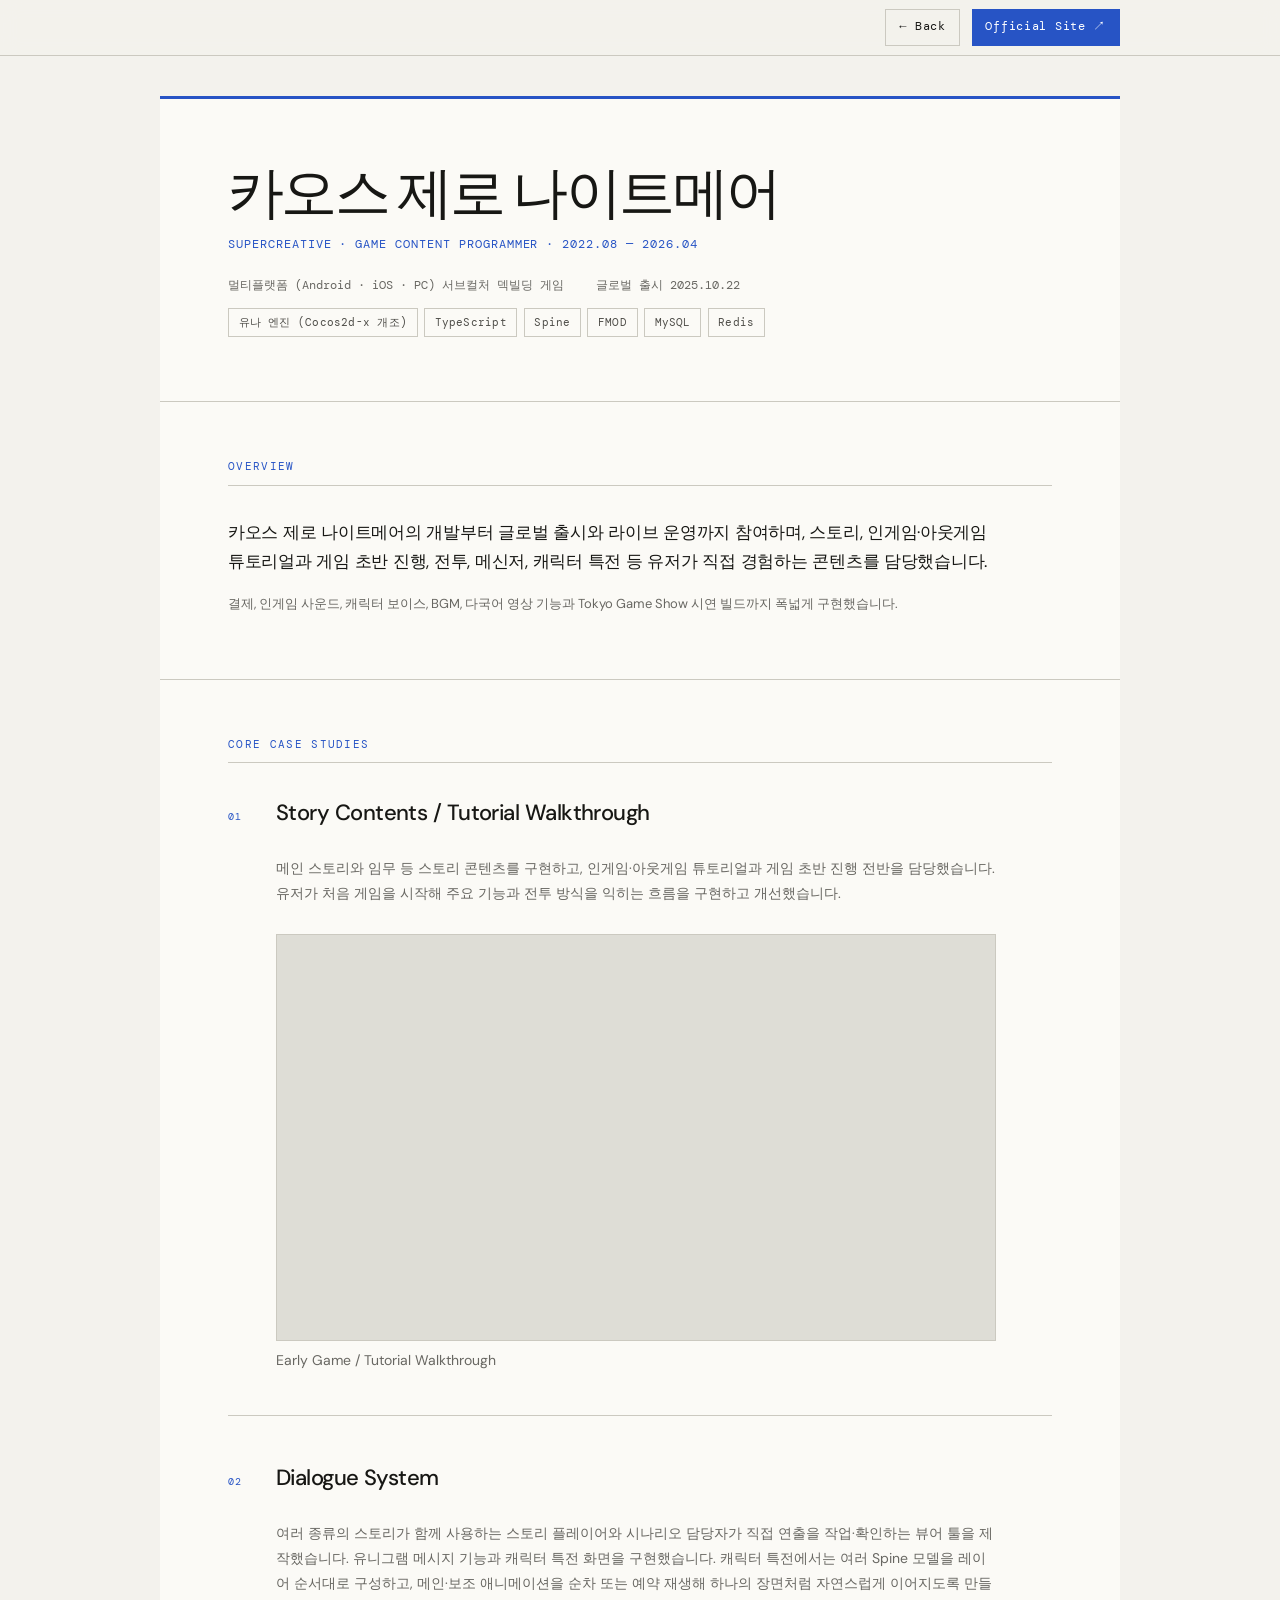
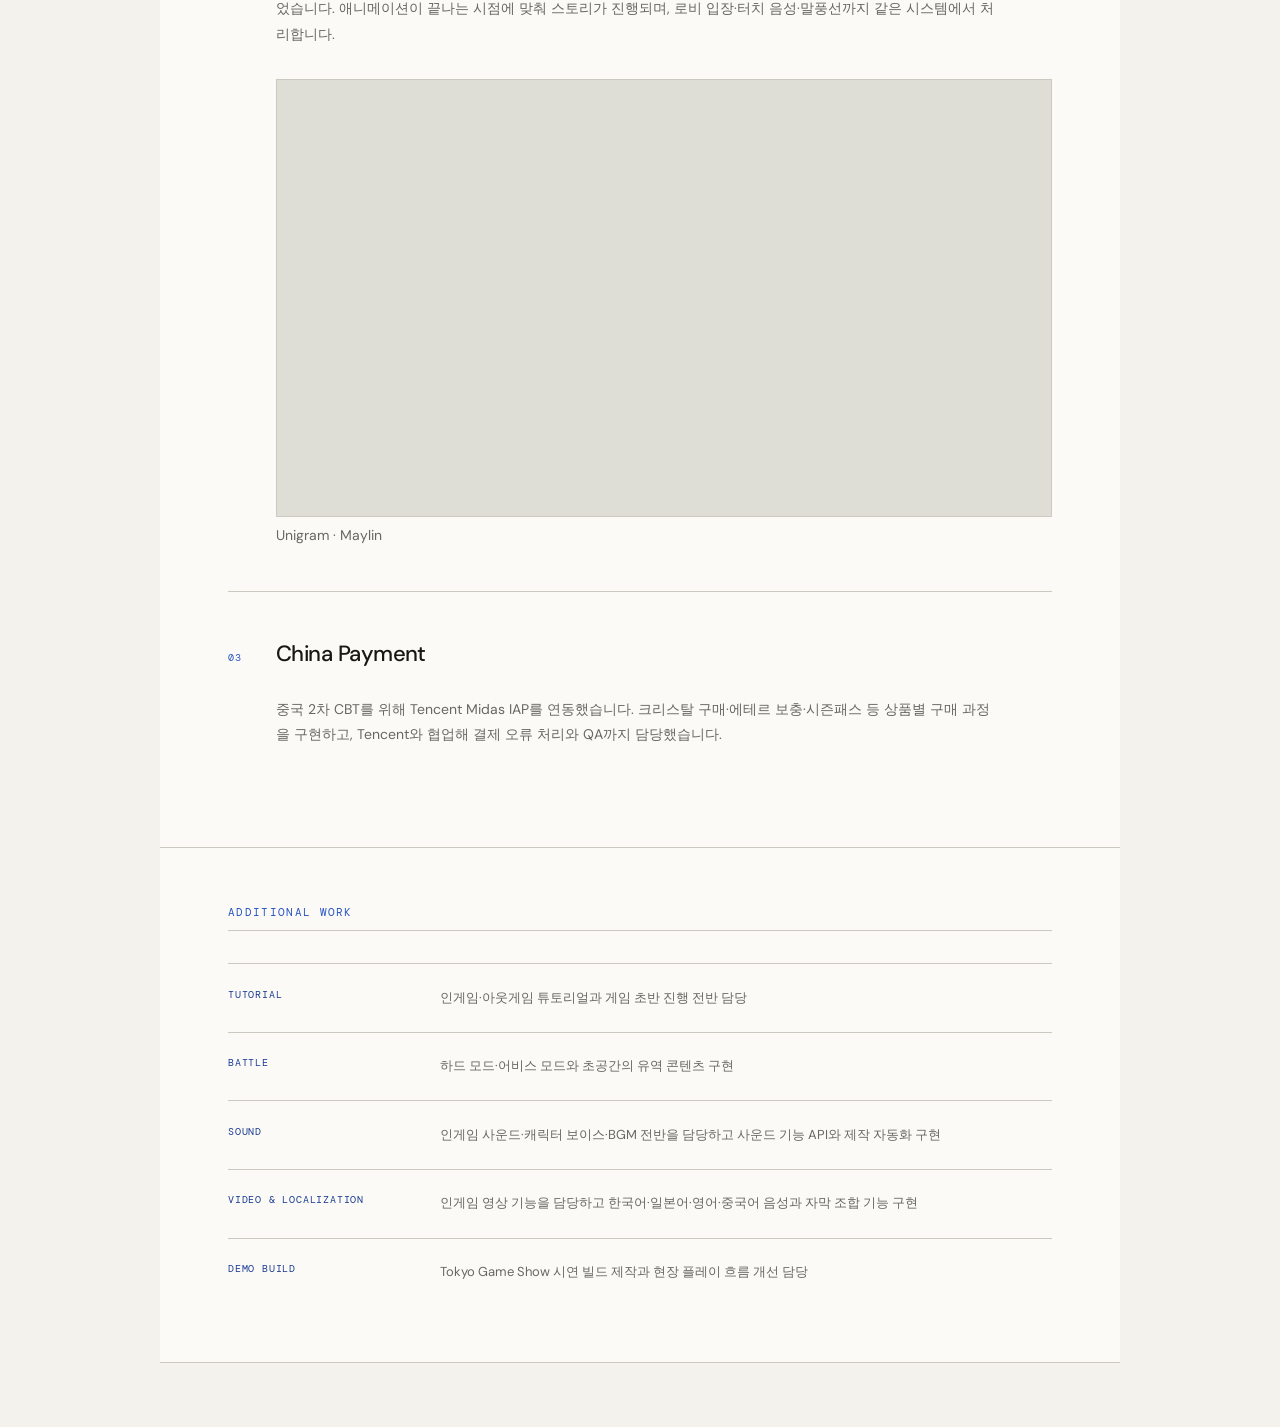
<file: project-czn.html>
<!DOCTYPE html>
<html lang="ko">
<head>
  <meta charset="UTF-8">
  <meta name="viewport" content="width=device-width, initial-scale=1.0">
  <meta name="theme-color" content="#245edb">
  <title>카오스 제로 나이트메어 — 장이국</title>
  <link rel="icon" type="image/png" sizes="32x32" href="assets/favicon-32.png">
  <link rel="icon" type="image/png" sizes="120x120" href="assets/favicon.png">
  <link rel="preconnect" href="https://fonts.googleapis.com">
  <link href="https://fonts.googleapis.com/css2?family=DM+Mono:wght@300;400;500&family=DM+Sans:wght@300;400;500&display=swap" rel="stylesheet">
  <style>
    *, *::before, *::after { box-sizing: border-box; margin: 0; padding: 0; }

    :root {
      --text: #111110;
      --muted: #6b6a65;
      --border: #d0cfc8;
      --tag-bg: #ebebE7;
      --mono: 'DM Mono', monospace;
      --sans: 'DM Sans', sans-serif;
    }

    body {
      font-family: var(--sans);
      color: var(--text);
      background: #fff;
      max-width: 760px;
      margin: 0 auto;
      padding: 3rem 2.5rem;
      font-size: 14px;
      line-height: 1.6;
    }

    .btn-bar {
      position: fixed;
      top: 1.5rem;
      right: 1.5rem;
      display: flex;
      gap: 0.75rem;
      z-index: 10;
    }

    .btn-back {
      font-family: var(--mono);
      font-size: 12px;
      letter-spacing: 0.06em;
      padding: 0.5rem 1rem;
      border: 1px solid var(--border);
      background: #fff;
      color: var(--text);
      cursor: pointer;
      text-decoration: none;
    }

    .btn-ext {
      font-family: var(--mono);
      font-size: 12px;
      letter-spacing: 0.06em;
      padding: 0.5rem 1rem;
      border: 1px solid var(--text);
      background: var(--text);
      color: #fff;
      cursor: pointer;
      text-decoration: none;
    }

    @media print { .btn-bar { display: none; } body { padding: 0; } }

    /* HEADER */
    header {
      border-bottom: 2px solid var(--text);
      padding-bottom: 1.5rem;
      margin-bottom: 2rem;
    }

    header h1 {
      font-size: 2rem;
      font-weight: 300;
      letter-spacing: -0.03em;
      margin-bottom: 0.25rem;
    }

    header .subtitle {
      font-family: var(--mono);
      font-size: 12px;
      color: var(--muted);
      letter-spacing: 0.08em;
      text-transform: uppercase;
      margin-bottom: 1rem;
    }

    .header-meta {
      display: flex;
      flex-wrap: wrap;
      gap: 0.5rem 2rem;
      font-family: var(--mono);
      font-size: 12px;
      color: var(--muted);
    }

    .tag {
      font-family: var(--mono);
      font-size: 11px;
      background: var(--tag-bg);
      color: var(--muted);
      padding: 0.3rem 0.6rem;
      letter-spacing: 0.02em;
      display: inline-block;
    }

    .tags { display: flex; flex-wrap: wrap; gap: 0.4rem; margin-top: 0.75rem; }

    /* SECTIONS */
    section { margin-bottom: 2.5rem; }

    .sec-title {
      font-family: var(--mono);
      font-size: 11px;
      letter-spacing: 0.12em;
      text-transform: uppercase;
      color: var(--muted);
      border-bottom: 1px solid var(--border);
      padding-bottom: 0.4rem;
      margin-bottom: 1.25rem;
    }

    /* SUMMARY */
    .summary {
      font-size: 13px;
      color: var(--muted);
      line-height: 1.8;
      margin-bottom: 0.5rem;
    }

    /* STATS TABLE */
    .stats-table {
      width: 100%;
      border-collapse: collapse;
      font-size: 13px;
      margin-bottom: 1rem;
    }

    .stats-table th {
      font-family: var(--mono);
      font-size: 11px;
      letter-spacing: 0.06em;
      text-transform: uppercase;
      color: var(--muted);
      text-align: left;
      padding: 0.5rem 0;
      border-bottom: 1px solid var(--border);
    }

    .stats-table td {
      padding: 0.4rem 0;
      border-bottom: 1px solid var(--border);
      color: var(--muted);
    }

    .stats-table td:last-child {
      text-align: right;
      font-family: var(--mono);
      font-size: 12px;
    }

    .stats-table tr.highlight td {
      color: var(--text);
      font-weight: 500;
    }

    /* TIMELINE */
    .period {
      margin-bottom: 2rem;
    }

    .period-header {
      display: flex;
      align-items: center;
      justify-content: space-between;
      margin-bottom: 0.75rem;
    }

    .period-header h3 {
      font-size: 14px;
      font-weight: 500;
    }

    .period-header .count {
      font-family: var(--mono);
      font-size: 11px;
      color: var(--muted);
    }

    .work-category {
      font-family: var(--mono);
      font-size: 11px;
      font-weight: 500;
      color: var(--text);
      margin: 0.75rem 0 0.25rem;
    }

    .work-list {
      list-style: none;
      padding: 0;
    }

    .work-list li {
      font-size: 13px;
      color: var(--muted);
      line-height: 1.8;
      padding-left: 1rem;
      position: relative;
    }

    .work-list li::before {
      content: '\2014';
      position: absolute;
      left: 0;
      color: var(--border);
    }

    /* SYSTEM DETAIL */
    .system-block {
      margin-bottom: 1.5rem;
    }

    .system-block h4 {
      font-size: 13px;
      font-weight: 500;
      margin-bottom: 0.4rem;
    }

    .video-embed {
      position: relative;
      width: 100%;
      padding-bottom: 56.25%;
      margin-top: 0.75rem;
      margin-bottom: 0.25rem;
    }

    .video-embed iframe {
      position: absolute;
      top: 0;
      left: 0;
      width: 100%;
      height: 100%;
      border: none;
    }

    @media (max-width: 560px) {
      .header-meta { flex-direction: column; gap: 0.25rem; }
    }
  </style>
  <link rel="stylesheet" href="assets/retro.css">
  <script src="assets/embedded-page.js" defer></script>
  <script src="assets/project-videos.js" defer></script>
</head>
<body class="document-shell">

  <div class="btn-bar">
    <a href="index.html" class="btn-back">&larr; Back</a>
    <a href="https://chaoszeronightmare.onstove.com/ko" target="_blank" class="btn-ext">Official Site &nearr;</a>
  </div>

  <!-- HEADER -->
  <header>
    <h1>카오스 제로 나이트메어</h1>
    <p class="subtitle">SuperCreative &middot; Game Content Programmer &middot; 2022.08 &mdash; 2026.04</p>
    <div class="header-meta">
      <span>멀티플랫폼 (Android &middot; iOS &middot; PC) 서브컬처 덱빌딩 게임</span>
      <span>글로벌 출시 2025.10.22</span>
    </div>
    <div class="tags">
      <span class="tag">유나 엔진 (Cocos2d-x 개조)</span>
      <span class="tag">TypeScript</span>
      <span class="tag">Spine</span>
      <span class="tag">FMOD</span>
      <span class="tag">MySQL</span>
      <span class="tag">Redis</span>
    </div>
  </header>

  <!-- OVERVIEW -->
  <section>
    <p class="sec-title">Overview</p>
    <p class="summary">
      카오스 제로 나이트메어의 개발부터 글로벌 출시와 라이브 운영까지 참여하며,
      스토리, 인게임·아웃게임 튜토리얼과 게임 초반 진행, 전투, 메신저, 캐릭터 특전 등 유저가 직접 경험하는 콘텐츠를 담당했습니다.
    </p>
    <p class="summary">
      결제, 인게임 사운드, 캐릭터 보이스, BGM, 다국어 영상 기능과 Tokyo Game Show 시연 빌드까지 폭넓게 구현했습니다.
    </p>
  </section>

  <!-- CASE STUDIES -->
  <section>
    <p class="sec-title">Core Case Studies</p>

    <article class="case-study">
      <div class="case-study-header">
        <span class="case-index">01</span>
        <h2>Story Contents / Tutorial Walkthrough</h2>
      </div>
      <p class="case-summary">
        메인 스토리와 임무 등 스토리 콘텐츠를 구현하고, 인게임·아웃게임 튜토리얼과 게임 초반 진행 전반을 담당했습니다.
        유저가 처음 게임을 시작해 주요 기능과 전투 방식을 익히는 흐름을 구현하고 개선했습니다.
      </p>
      <div class="case-video-single">
        <div class="video-embed">
          <iframe data-video-src="https://www.youtube.com/embed/wA3ZiHwNzZY" title="카오스 제로 나이트메어 초반 게임 플레이와 튜토리얼" loading="lazy" referrerpolicy="strict-origin-when-cross-origin" allowfullscreen></iframe>
        </div>
        <p class="video-caption">Early Game / Tutorial Walkthrough</p>
      </div>
    </article>

    <article class="case-study">
      <div class="case-study-header">
        <span class="case-index">02</span>
        <h2>Dialogue System</h2>
      </div>
      <p class="case-summary">
        여러 종류의 스토리가 함께 사용하는 스토리 플레이어와 시나리오 담당자가 직접 연출을 작업·확인하는 뷰어 툴을 제작했습니다.
        유니그램 메시지 기능과 캐릭터 특전 화면을 구현했습니다.
        캐릭터 특전에서는 여러 Spine 모델을 레이어 순서대로 구성하고, 메인·보조 애니메이션을 순차 또는 예약 재생해 하나의 장면처럼 자연스럽게 이어지도록 만들었습니다.
        애니메이션이 끝나는 시점에 맞춰 스토리가 진행되며, 로비 입장·터치 음성·말풍선까지 같은 시스템에서 처리합니다.
      </p>
      <div class="case-videos">
        <div>
          <div class="video-embed">
            <iframe data-video-src="https://www.youtube.com/embed/orbuq3s3ICQ" title="카제나 유니그램 메이린" loading="lazy" referrerpolicy="strict-origin-when-cross-origin" allowfullscreen></iframe>
          </div>
          <p class="video-caption">Unigram · Maylin</p>
        </div>
      </div>
    </article>

    <article class="case-study">
      <div class="case-study-header">
        <span class="case-index">03</span>
        <h2>China Payment</h2>
      </div>
      <p class="case-summary">
        중국 2차 CBT를 위해 Tencent Midas IAP를 연동했습니다.
        크리스탈 구매·에테르 보충·시즌패스 등 상품별 구매 과정을 구현하고, Tencent와 협업해 결제 오류 처리와 QA까지 담당했습니다.
      </p>
    </article>
  </section>

  <!-- ADDITIONAL WORK -->
  <section>
    <p class="sec-title">Additional Work</p>
    <dl class="additional-work">
      <div>
        <dt>Tutorial</dt>
        <dd>인게임·아웃게임 튜토리얼과 게임 초반 진행 전반 담당</dd>
      </div>
      <div>
        <dt>Battle</dt>
        <dd>하드 모드·어비스 모드와 초공간의 유역 콘텐츠 구현</dd>
      </div>
      <div>
        <dt>Sound</dt>
        <dd>인게임 사운드·캐릭터 보이스·BGM 전반을 담당하고 사운드 기능 API와 제작 자동화 구현</dd>
      </div>
      <div>
        <dt>Video &amp; Localization</dt>
        <dd>인게임 영상 기능을 담당하고 한국어·일본어·영어·중국어 음성과 자막 조합 기능 구현</dd>
      </div>
      <div>
        <dt>Demo Build</dt>
        <dd>Tokyo Game Show 시연 빌드 제작과 현장 플레이 흐름 개선 담당</dd>
      </div>
    </dl>
  </section>
</body>
</html>
</file>
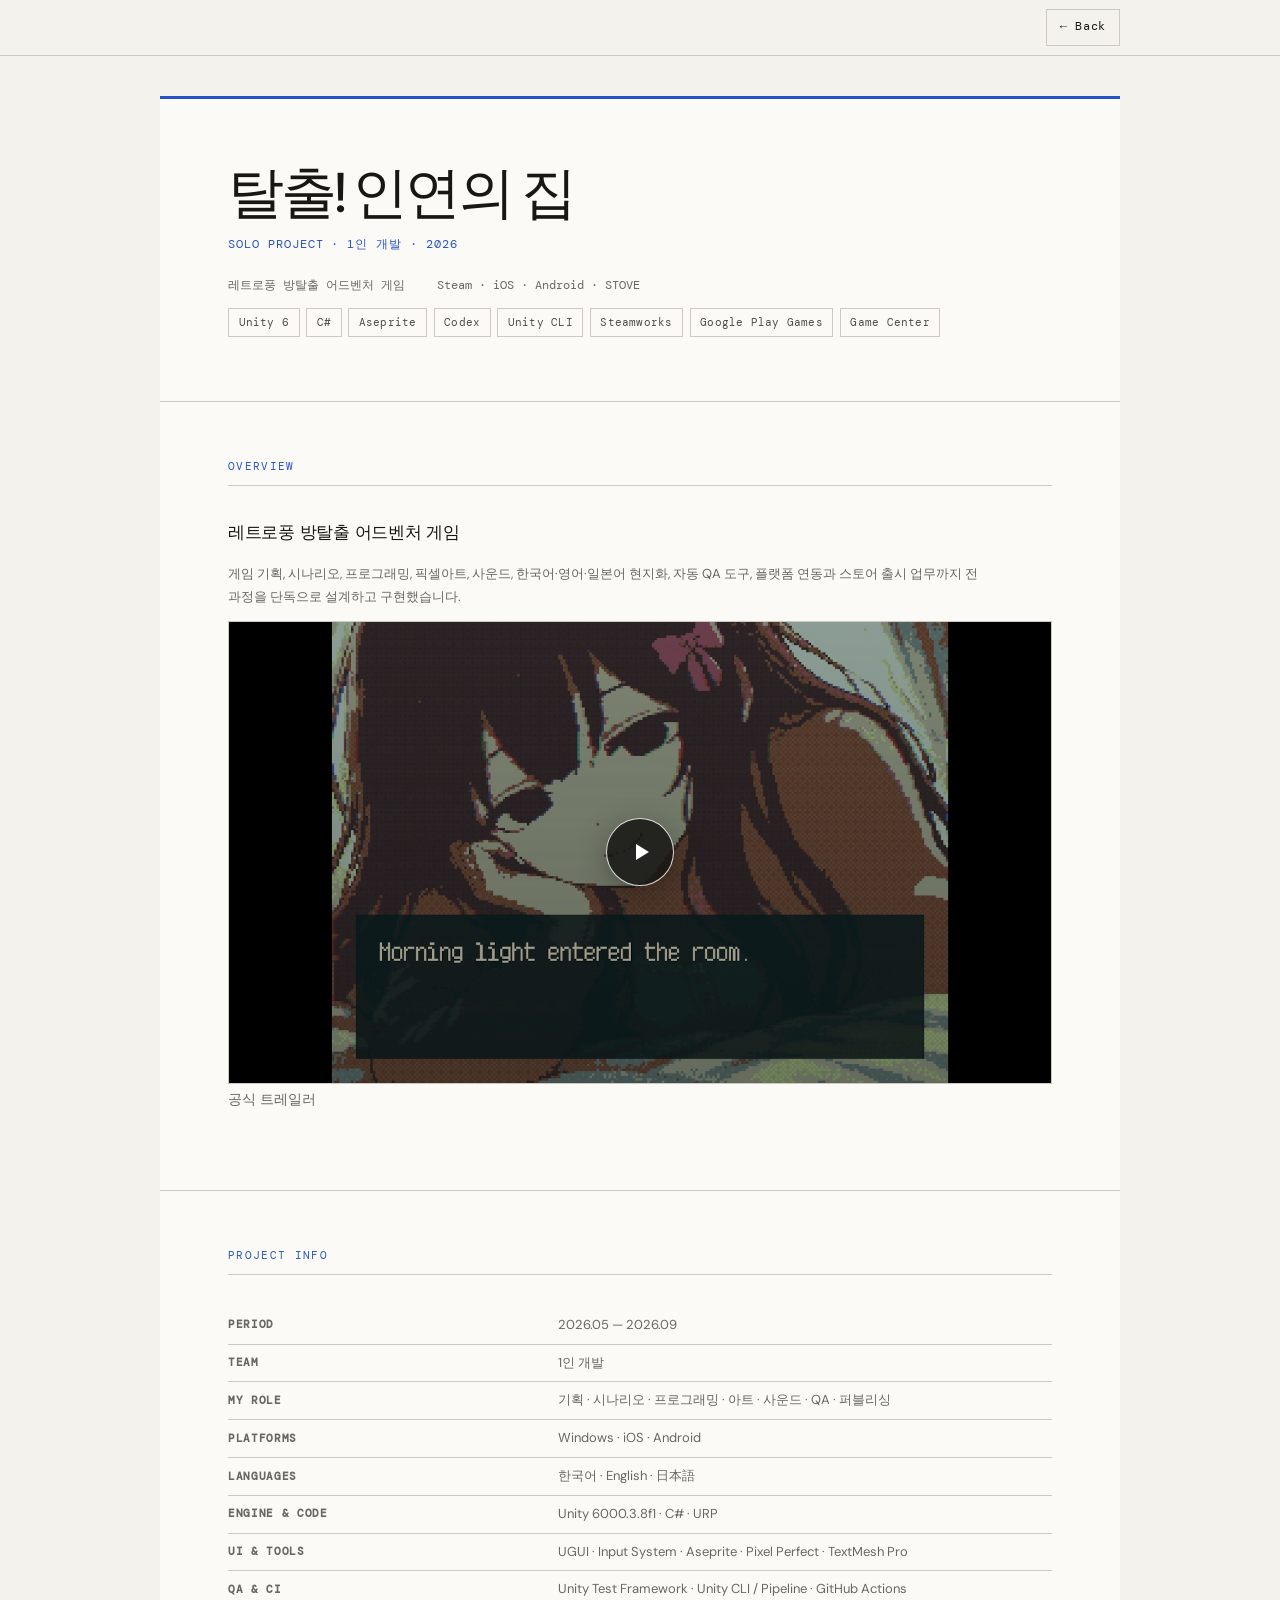
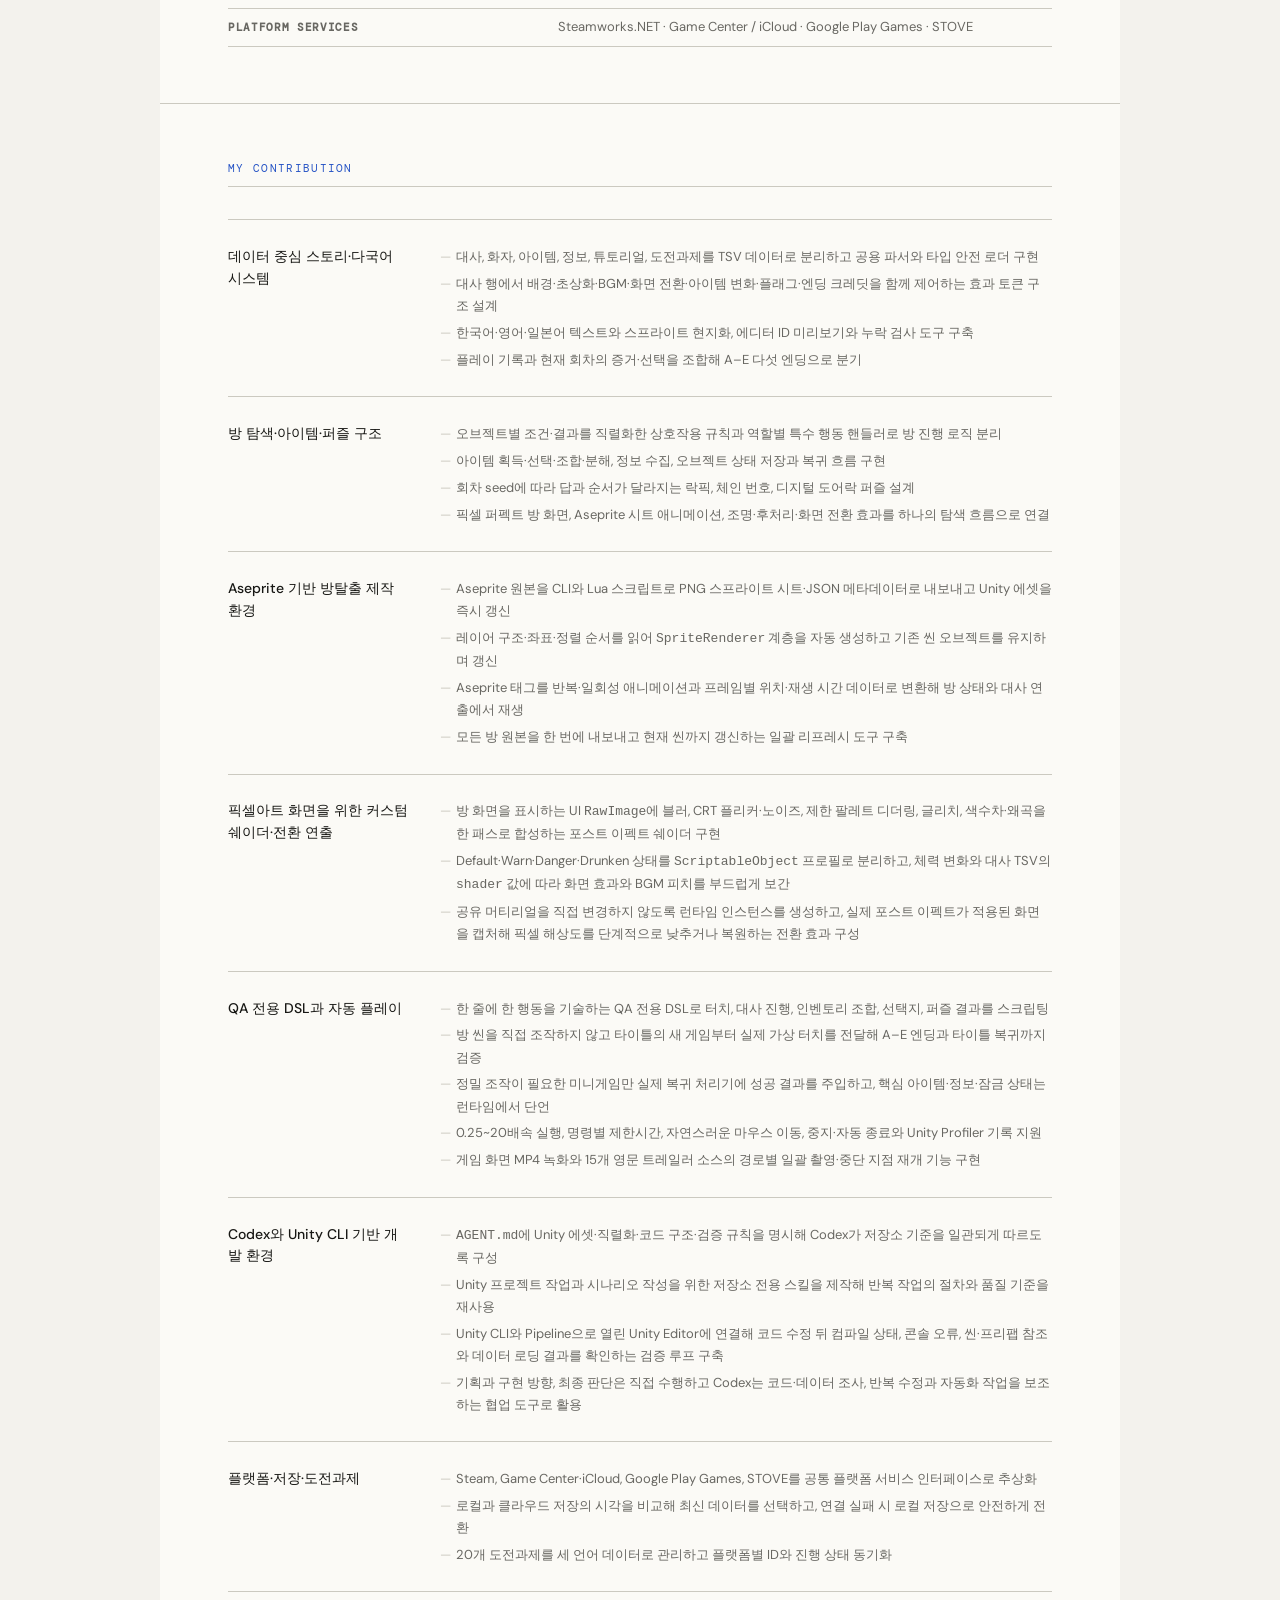
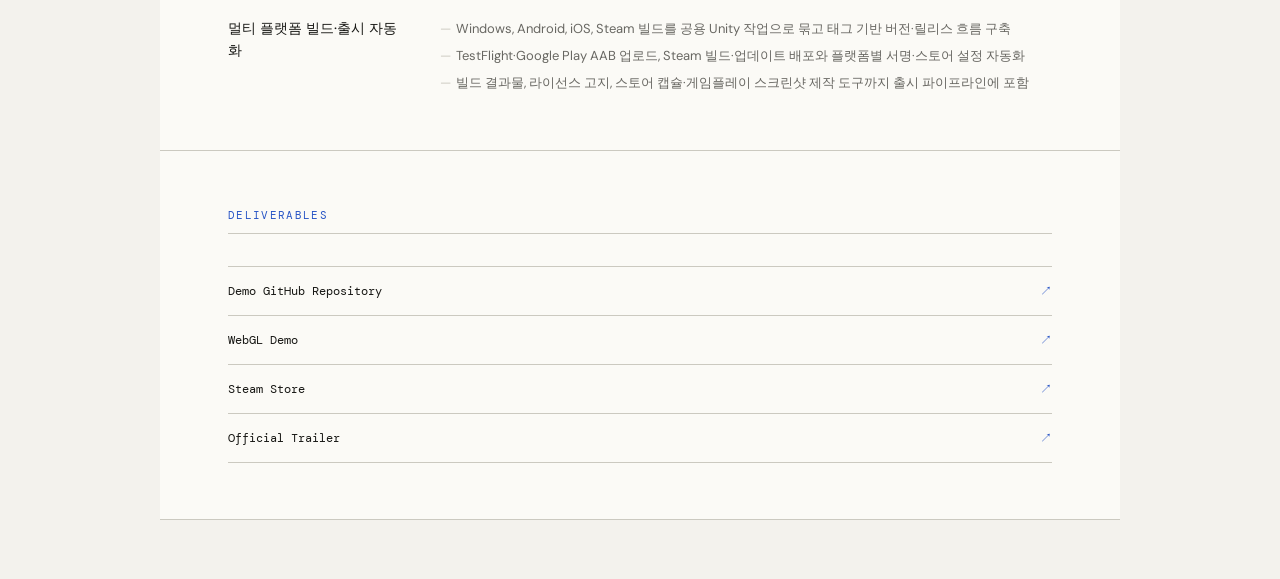
<file: project-escape-house-of-bonds.html>
<!DOCTYPE html>
<html lang="ko">
<head>
  <meta charset="UTF-8">
  <meta name="viewport" content="width=device-width, initial-scale=1.0">
  <meta name="theme-color" content="#245edb">
  <title>탈출! 인연의 집 — 장이국</title>
  <meta name="description" content="1인 개발로 완성한 픽셀아트 방탈출 어드벤처 탈출! 인연의 집의 게임 시스템, 자동 QA, 플랫폼 출시 사례.">
  <link rel="canonical" href="https://unagi11.github.io/profile/project-escape-house-of-bonds.html">
  <meta property="og:type" content="article">
  <meta property="og:url" content="https://unagi11.github.io/profile/project-escape-house-of-bonds.html">
  <meta property="og:title" content="탈출! 인연의 집 — 1인 개발 프로젝트">
  <meta property="og:description" content="기획·시나리오·프로그래밍·아트·사운드·QA·플랫폼 출시까지 단독으로 구축한 방탈출 어드벤처.">
  <meta property="og:image" content="https://unagi11.github.io/profile/assets/project-escape-trailer.jpg">
  <meta property="og:image:alt" content="탈출! 인연의 집 공식 트레일러 장면">
  <link rel="icon" type="image/png" sizes="32x32" href="assets/favicon-32.png">
  <link rel="icon" type="image/png" sizes="120x120" href="assets/favicon.png">
  <link rel="preconnect" href="https://fonts.googleapis.com">
  <link href="https://fonts.googleapis.com/css2?family=DM+Mono:wght@300;400;500&amp;family=DM+Sans:wght@300;400;500&amp;display=swap" rel="stylesheet">
  <style>
    *, *::before, *::after { box-sizing: border-box; margin: 0; padding: 0; }

    :root {
      --text: #111110;
      --muted: #6b6a65;
      --border: #d0cfc8;
      --tag-bg: #ebebe7;
      --mono: 'DM Mono', monospace;
      --sans: 'DM Sans', sans-serif;
    }

    body {
      max-width: 760px;
      margin: 0 auto;
      padding: 3rem 2.5rem;
      color: var(--text);
      background: #fff;
      font-family: var(--sans);
      font-size: 14px;
      line-height: 1.6;
    }

    .btn-bar {
      position: fixed;
      top: 1.5rem;
      right: 1.5rem;
      z-index: 10;
      display: flex;
      gap: .75rem;
    }

    .btn-back,
    .btn-ext {
      padding: .5rem 1rem;
      color: var(--text);
      background: #fff;
      border: 1px solid var(--border);
      font-family: var(--mono);
      font-size: 12px;
      letter-spacing: .06em;
      text-decoration: none;
    }

    .btn-ext { color: #fff; background: var(--text); border-color: var(--text); }

    header {
      margin-bottom: 2rem;
      padding-bottom: 1.5rem;
      border-bottom: 2px solid var(--text);
    }

    header h1 {
      margin-bottom: .25rem;
      font-size: 2rem;
      font-weight: 300;
      letter-spacing: -.03em;
    }

    header .subtitle {
      margin-bottom: 1rem;
      color: var(--muted);
      font-family: var(--mono);
      font-size: 12px;
      letter-spacing: .08em;
      text-transform: uppercase;
    }

    .header-meta {
      display: flex;
      flex-wrap: wrap;
      gap: .5rem 2rem;
      color: var(--muted);
      font-family: var(--mono);
      font-size: 12px;
    }

    .tags { display: flex; flex-wrap: wrap; gap: .4rem; margin-top: .75rem; }
    .tag {
      display: inline-block;
      padding: .3rem .6rem;
      color: var(--muted);
      background: var(--tag-bg);
      font-family: var(--mono);
      font-size: 11px;
      letter-spacing: .02em;
    }

    section { margin-bottom: 2.5rem; }
    .sec-title {
      margin-bottom: 1.25rem;
      padding-bottom: .4rem;
      color: var(--muted);
      border-bottom: 1px solid var(--border);
      font-family: var(--mono);
      font-size: 11px;
      letter-spacing: .12em;
      text-transform: uppercase;
    }

    .summary {
      margin-bottom: .5rem;
      color: var(--muted);
      font-size: 13px;
      line-height: 1.8;
    }

    .system-block { margin-bottom: 1.5rem; }
    .system-block h4 { margin-bottom: .4rem; font-size: 13px; font-weight: 500; }
    .work-list { padding: 0; list-style: none; }
    .work-list li {
      position: relative;
      padding-left: 1rem;
      color: var(--muted);
      font-size: 13px;
      line-height: 1.8;
    }
    .work-list li::before { content: '\2014'; position: absolute; left: 0; color: var(--border); }

    .meta-table { width: 100%; border-collapse: collapse; font-size: 13px; }
    .meta-table th {
      width: 40%;
      padding: .5rem 0;
      color: var(--muted);
      border-bottom: 1px solid var(--border);
      font-family: var(--mono);
      font-size: 11px;
      letter-spacing: .06em;
      text-align: left;
      text-transform: uppercase;
    }
    .meta-table td { padding: .5rem 0; color: var(--muted); border-bottom: 1px solid var(--border); }

    .trailer-player {
      position: relative;
      width: 100%;
      aspect-ratio: 16 / 9;
      margin: .75rem 0 .25rem;
      overflow: hidden;
      background: #171714;
      border: 1px solid var(--border);
    }

    .trailer-player iframe {
      display: block;
      width: 100%;
      height: 100%;
      border: 0;
    }

    .trailer-poster {
      position: absolute;
      inset: 0;
      display: block;
      width: 100%;
      height: 100%;
      padding: 0;
      overflow: hidden;
      background: #171714;
      border: 0;
      cursor: pointer;
    }

    .trailer-poster img {
      display: block;
      width: 100%;
      height: 100%;
      object-fit: cover;
      filter: brightness(.82) saturate(.9);
      transition: filter .25s ease, transform .35s ease;
    }

    .trailer-poster::after {
      content: '';
      position: absolute;
      inset: 0;
      background: linear-gradient(180deg, rgba(0, 0, 0, .02), rgba(0, 0, 0, .2));
    }

    .trailer-play {
      position: absolute;
      top: 50%;
      left: 50%;
      z-index: 1;
      display: grid;
      width: 68px;
      height: 68px;
      place-items: center;
      color: #fff;
      background: rgba(23, 23, 20, .86);
      border: 1px solid rgba(255, 255, 255, .82);
      border-radius: 50%;
      box-shadow: 0 8px 30px rgba(0, 0, 0, .3);
      transform: translate(-50%, -50%);
      transition: background .2s ease, transform .2s ease;
    }

    .trailer-play::before {
      content: '';
      width: 0;
      height: 0;
      margin-left: 4px;
      border-top: 8px solid transparent;
      border-bottom: 8px solid transparent;
      border-left: 13px solid currentColor;
    }

    .trailer-poster:hover img { filter: brightness(.94) saturate(1); transform: scale(1.012); }
    .trailer-poster:hover .trailer-play { background: var(--editorial-blue); transform: translate(-50%, -50%) scale(1.04); }
    .trailer-poster:focus-visible { outline: 3px solid var(--editorial-blue); outline-offset: -3px; }

    .link-list { padding: 0; list-style: none; font-family: var(--mono); font-size: 12px; }
    .link-list li { padding: .25rem 0; }
    .link-list a { color: var(--text); border-bottom: 1px solid var(--border); text-decoration: none; }
    .link-list a:hover { border-bottom-color: var(--text); }

    @media (max-width: 560px) {
      .header-meta { flex-direction: column; gap: .25rem; }
    }

    @media print {
      .btn-bar { display: none; }
      body { padding: 0; }
      .trailer-player { display: none; }
    }
  </style>
  <link rel="stylesheet" href="assets/retro.css">
  <script src="assets/embedded-page.js" defer></script>
</head>
<body class="document-shell">

  <div class="btn-bar">
    <a href="index.html" class="btn-back">&larr; Back</a>
  </div>

  <header>
    <h1>탈출! 인연의 집</h1>
    <p class="subtitle">Solo Project &middot; 1인 개발 &middot; 2026</p>
    <div class="header-meta">
      <span>레트로풍 방탈출 어드벤처 게임</span>
      <span>Steam · iOS · Android · STOVE</span>
    </div>
    <div class="tags">
      <span class="tag">Unity 6</span>
      <span class="tag">C#</span>
      <span class="tag">Aseprite</span>
      <span class="tag">Codex</span>
      <span class="tag">Unity CLI</span>
      <span class="tag">Steamworks</span>
      <span class="tag">Google Play Games</span>
      <span class="tag">Game Center</span>
    </div>
  </header>

  <section>
    <p class="sec-title">Overview</p>
    <p class="summary">
      레트로풍 방탈출 어드벤처 게임
    </p>
    <p class="summary">
      게임 기획, 시나리오, 프로그래밍, 픽셀아트, 사운드, 한국어·영어·일본어 현지화, 자동 QA 도구,
      플랫폼 연동과 스토어 출시 업무까지 전 과정을 단독으로 설계하고 구현했습니다.
    </p>
    <div class="trailer-player" data-trailer-player>
      <button class="trailer-poster" type="button" data-trailer-play aria-label="탈출! 인연의 집 공식 트레일러 재생">
        <img src="assets/project-escape-trailer.jpg" alt="탈출! 인연의 집 공식 트레일러 장면" loading="eager">
        <span class="trailer-play" aria-hidden="true"></span>
      </button>
      <noscript><a href="https://youtu.be/Ct5GcwSQ2rg">YouTube에서 공식 트레일러 보기</a></noscript>
    </div>
    <p class="video-caption">공식 트레일러</p>
  </section>

  <section>
    <p class="sec-title">Project Info</p>
    <table class="meta-table">
      <tbody>
        <tr><th>Period</th><td>2026.05 — 2026.09</td></tr>
        <tr><th>Team</th><td>1인 개발</td></tr>
        <tr><th>My Role</th><td>기획 · 시나리오 · 프로그래밍 · 아트 · 사운드 · QA · 퍼블리싱</td></tr>
        <tr><th>Platforms</th><td>Windows · iOS · Android</td></tr>
        <tr><th>Languages</th><td>한국어 · English · 日本語</td></tr>
        <tr><th>Engine &amp; Code</th><td>Unity 6000.3.8f1 · C# · URP</td></tr>
        <tr><th>UI &amp; Tools</th><td>UGUI · Input System · Aseprite · Pixel Perfect · TextMesh Pro</td></tr>
        <tr><th>QA &amp; CI</th><td>Unity Test Framework · Unity CLI / Pipeline · GitHub Actions</td></tr>
        <tr><th>Platform Services</th><td>Steamworks.NET · Game Center / iCloud · Google Play Games · STOVE</td></tr>
      </tbody>
    </table>
  </section>

  <section>
    <p class="sec-title">My Contribution</p>

    <div class="system-block">
      <h4>데이터 중심 스토리·다국어 시스템</h4>
      <ul class="work-list">
        <li>대사, 화자, 아이템, 정보, 튜토리얼, 도전과제를 TSV 데이터로 분리하고 공용 파서와 타입 안전 로더 구현</li>
        <li>대사 행에서 배경·초상화·BGM·화면 전환·아이템 변화·플래그·엔딩 크레딧을 함께 제어하는 효과 토큰 구조 설계</li>
        <li>한국어·영어·일본어 텍스트와 스프라이트 현지화, 에디터 ID 미리보기와 누락 검사 도구 구축</li>
        <li>플레이 기록과 현재 회차의 증거·선택을 조합해 A–E 다섯 엔딩으로 분기</li>
      </ul>
    </div>

    <div class="system-block">
      <h4>방 탐색·아이템·퍼즐 구조</h4>
      <ul class="work-list">
        <li>오브젝트별 조건·결과를 직렬화한 상호작용 규칙과 역할별 특수 행동 핸들러로 방 진행 로직 분리</li>
        <li>아이템 획득·선택·조합·분해, 정보 수집, 오브젝트 상태 저장과 복귀 흐름 구현</li>
        <li>회차 seed에 따라 답과 순서가 달라지는 락픽, 체인 번호, 디지털 도어락 퍼즐 설계</li>
        <li>픽셀 퍼펙트 방 화면, Aseprite 시트 애니메이션, 조명·후처리·화면 전환 효과를 하나의 탐색 흐름으로 연결</li>
      </ul>
    </div>

    <div class="system-block">
      <h4>Aseprite 기반 방탈출 제작 환경</h4>
      <ul class="work-list">
        <li>Aseprite 원본을 CLI와 Lua 스크립트로 PNG 스프라이트 시트·JSON 메타데이터로 내보내고 Unity 에셋을 즉시 갱신</li>
        <li>레이어 구조·좌표·정렬 순서를 읽어 <code>SpriteRenderer</code> 계층을 자동 생성하고 기존 씬 오브젝트를 유지하며 갱신</li>
        <li>Aseprite 태그를 반복·일회성 애니메이션과 프레임별 위치·재생 시간 데이터로 변환해 방 상태와 대사 연출에서 재생</li>
        <li>모든 방 원본을 한 번에 내보내고 현재 씬까지 갱신하는 일괄 리프레시 도구 구축</li>
      </ul>
    </div>

    <div class="system-block">
      <h4>픽셀아트 화면을 위한 커스텀 쉐이더·전환 연출</h4>
      <ul class="work-list">
        <li>방 화면을 표시하는 UI <code>RawImage</code>에 블러, CRT 플리커·노이즈, 제한 팔레트 디더링, 글리치, 색수차·왜곡을 한 패스로 합성하는 포스트 이펙트 쉐이더 구현</li>
        <li>Default·Warn·Danger·Drunken 상태를 <code>ScriptableObject</code> 프로필로 분리하고, 체력 변화와 대사 TSV의 <code>shader</code> 값에 따라 화면 효과와 BGM 피치를 부드럽게 보간</li>
        <li>공유 머티리얼을 직접 변경하지 않도록 런타임 인스턴스를 생성하고, 실제 포스트 이펙트가 적용된 화면을 캡처해 픽셀 해상도를 단계적으로 낮추거나 복원하는 전환 효과 구성</li>
      </ul>
    </div>

    <div class="system-block">
      <h4>QA 전용 DSL과 자동 플레이</h4>
      <ul class="work-list">
        <li>한 줄에 한 행동을 기술하는 QA 전용 DSL로 터치, 대사 진행, 인벤토리 조합, 선택지, 퍼즐 결과를 스크립팅</li>
        <li>방 씬을 직접 조작하지 않고 타이틀의 새 게임부터 실제 가상 터치를 전달해 A–E 엔딩과 타이틀 복귀까지 검증</li>
        <li>정밀 조작이 필요한 미니게임만 실제 복귀 처리기에 성공 결과를 주입하고, 핵심 아이템·정보·잠금 상태는 런타임에서 단언</li>
        <li>0.25~20배속 실행, 명령별 제한시간, 자연스러운 마우스 이동, 중지·자동 종료와 Unity Profiler 기록 지원</li>
        <li>게임 화면 MP4 녹화와 15개 영문 트레일러 소스의 경로별 일괄 촬영·중단 지점 재개 기능 구현</li>
      </ul>
    </div>

    <div class="system-block">
      <h4>Codex와 Unity CLI 기반 개발 환경</h4>
      <ul class="work-list">
        <li><code>AGENT.md</code>에 Unity 에셋·직렬화·코드 구조·검증 규칙을 명시해 Codex가 저장소 기준을 일관되게 따르도록 구성</li>
        <li>Unity 프로젝트 작업과 시나리오 작성을 위한 저장소 전용 스킬을 제작해 반복 작업의 절차와 품질 기준을 재사용</li>
        <li>Unity CLI와 Pipeline으로 열린 Unity Editor에 연결해 코드 수정 뒤 컴파일 상태, 콘솔 오류, 씬·프리팹 참조와 데이터 로딩 결과를 확인하는 검증 루프 구축</li>
        <li>기획과 구현 방향, 최종 판단은 직접 수행하고 Codex는 코드·데이터 조사, 반복 수정과 자동화 작업을 보조하는 협업 도구로 활용</li>
      </ul>
    </div>

    <div class="system-block">
      <h4>플랫폼·저장·도전과제</h4>
      <ul class="work-list">
        <li>Steam, Game Center·iCloud, Google Play Games, STOVE를 공통 플랫폼 서비스 인터페이스로 추상화</li>
        <li>로컬과 클라우드 저장의 시각을 비교해 최신 데이터를 선택하고, 연결 실패 시 로컬 저장으로 안전하게 전환</li>
        <li>20개 도전과제를 세 언어 데이터로 관리하고 플랫폼별 ID와 진행 상태 동기화</li>
      </ul>
    </div>

    <div class="system-block">
      <h4>멀티 플랫폼 빌드·출시 자동화</h4>
      <ul class="work-list">
        <li>Windows, Android, iOS, Steam 빌드를 공용 Unity 작업으로 묶고 태그 기반 버전·릴리스 흐름 구축</li>
        <li>TestFlight·Google Play AAB 업로드, Steam 빌드·업데이트 배포와 플랫폼별 서명·스토어 설정 자동화</li>
        <li>빌드 결과물, 라이선스 고지, 스토어 캡슐·게임플레이 스크린샷 제작 도구까지 출시 파이프라인에 포함</li>
      </ul>
    </div>

  </section>

  <section>
    <p class="sec-title">Deliverables</p>
    <ul class="link-list">
      <li><a href="https://github.com/unagi11/EscapeUnity-demo" target="_blank" rel="noopener">Demo GitHub Repository</a></li>
      <li><a href="https://unagi11.github.io/EscapeUnity-demo/" target="_blank" rel="noopener">WebGL Demo</a></li>
      <li><a href="https://store.steampowered.com/app/4719560/Escape_House_of_Bonds/" target="_blank" rel="noopener">Steam Store</a></li>
      <li><a href="https://youtu.be/Ct5GcwSQ2rg" target="_blank" rel="noopener">Official Trailer</a></li>
    </ul>
  </section>

  <script>
    (function () {
      var player = document.querySelector('[data-trailer-player]');
      var playButton = document.querySelector('[data-trailer-play]');
      if (!player || !playButton) return;

      playButton.addEventListener('click', function () {
        var iframe = document.createElement('iframe');
        iframe.src = 'https://www.youtube-nocookie.com/embed/Ct5GcwSQ2rg?autoplay=1&rel=0';
        iframe.title = '탈출! 인연의 집 공식 트레일러';
        iframe.allow = 'accelerometer; autoplay; clipboard-write; encrypted-media; gyroscope; picture-in-picture; web-share';
        iframe.referrerPolicy = 'strict-origin-when-cross-origin';
        iframe.allowFullscreen = true;
        player.replaceChildren(iframe);
      });
    })();
  </script>

</body>
</html>
</file>
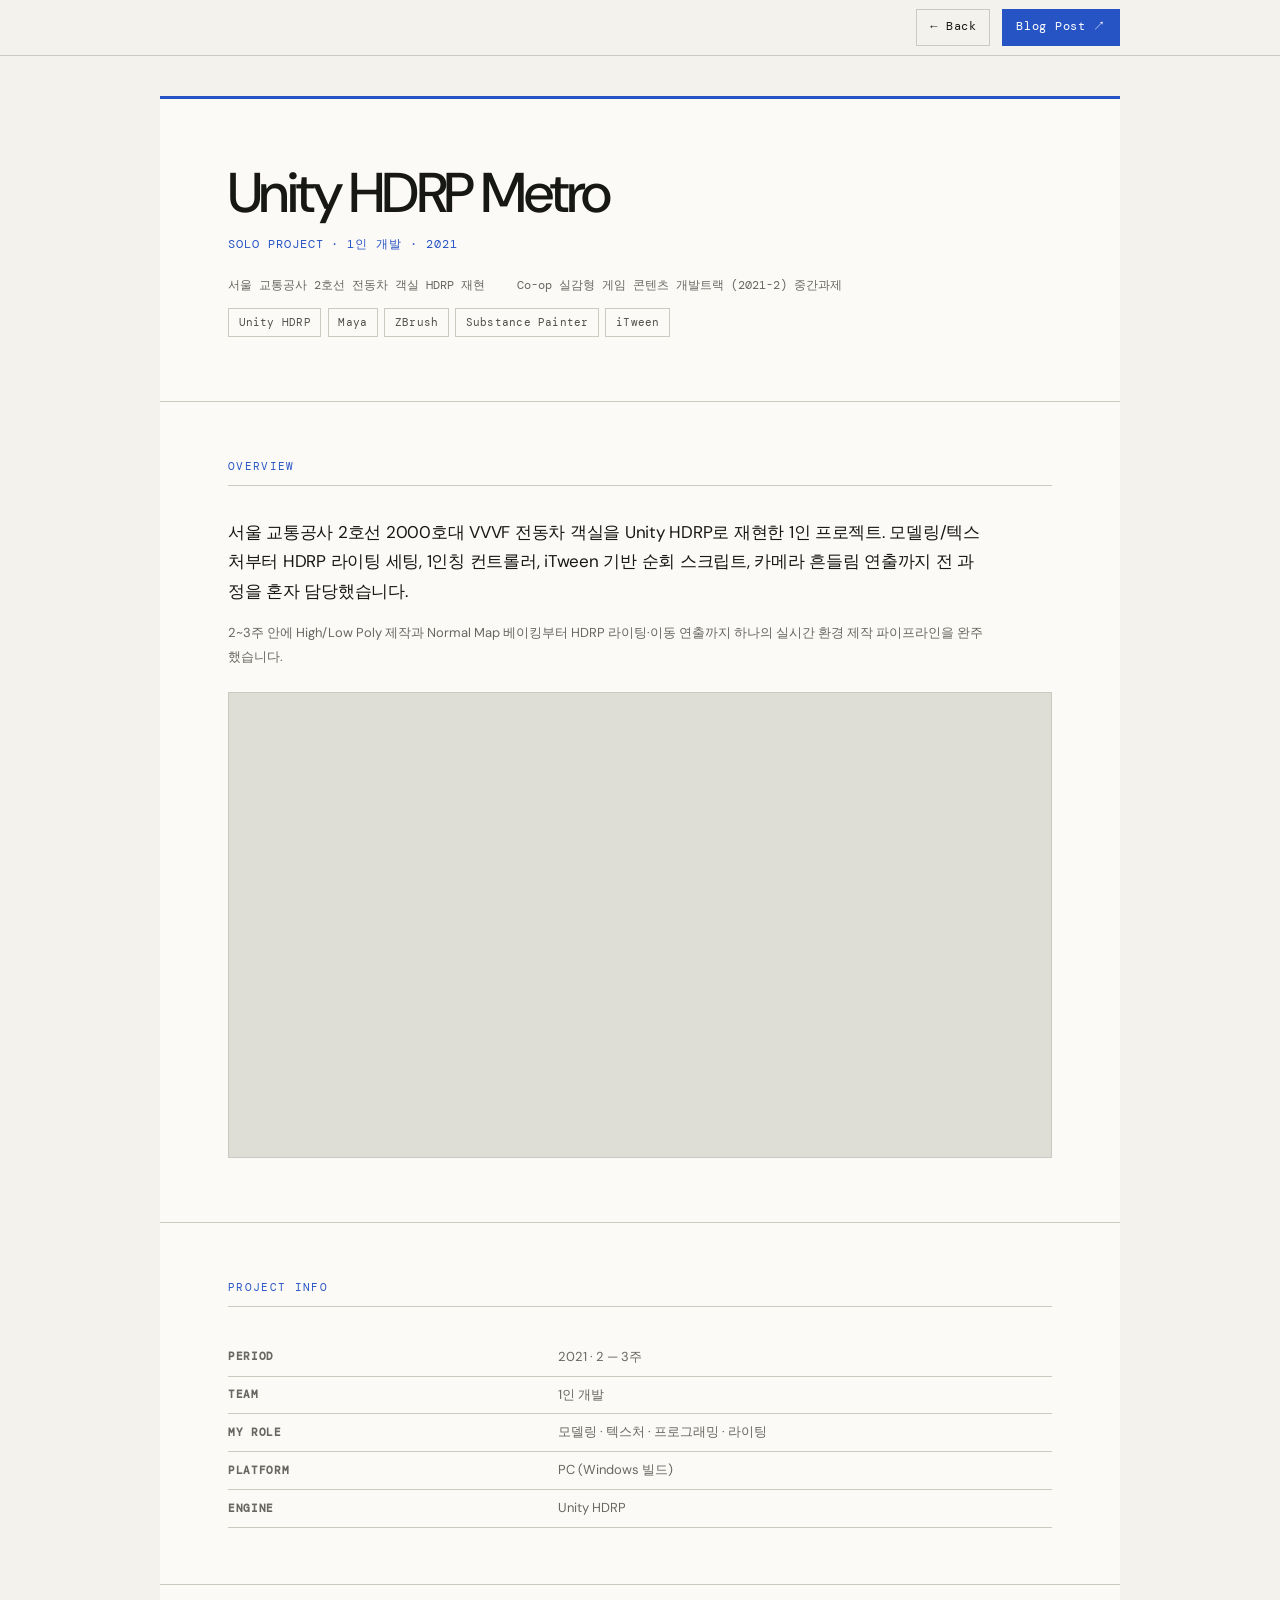
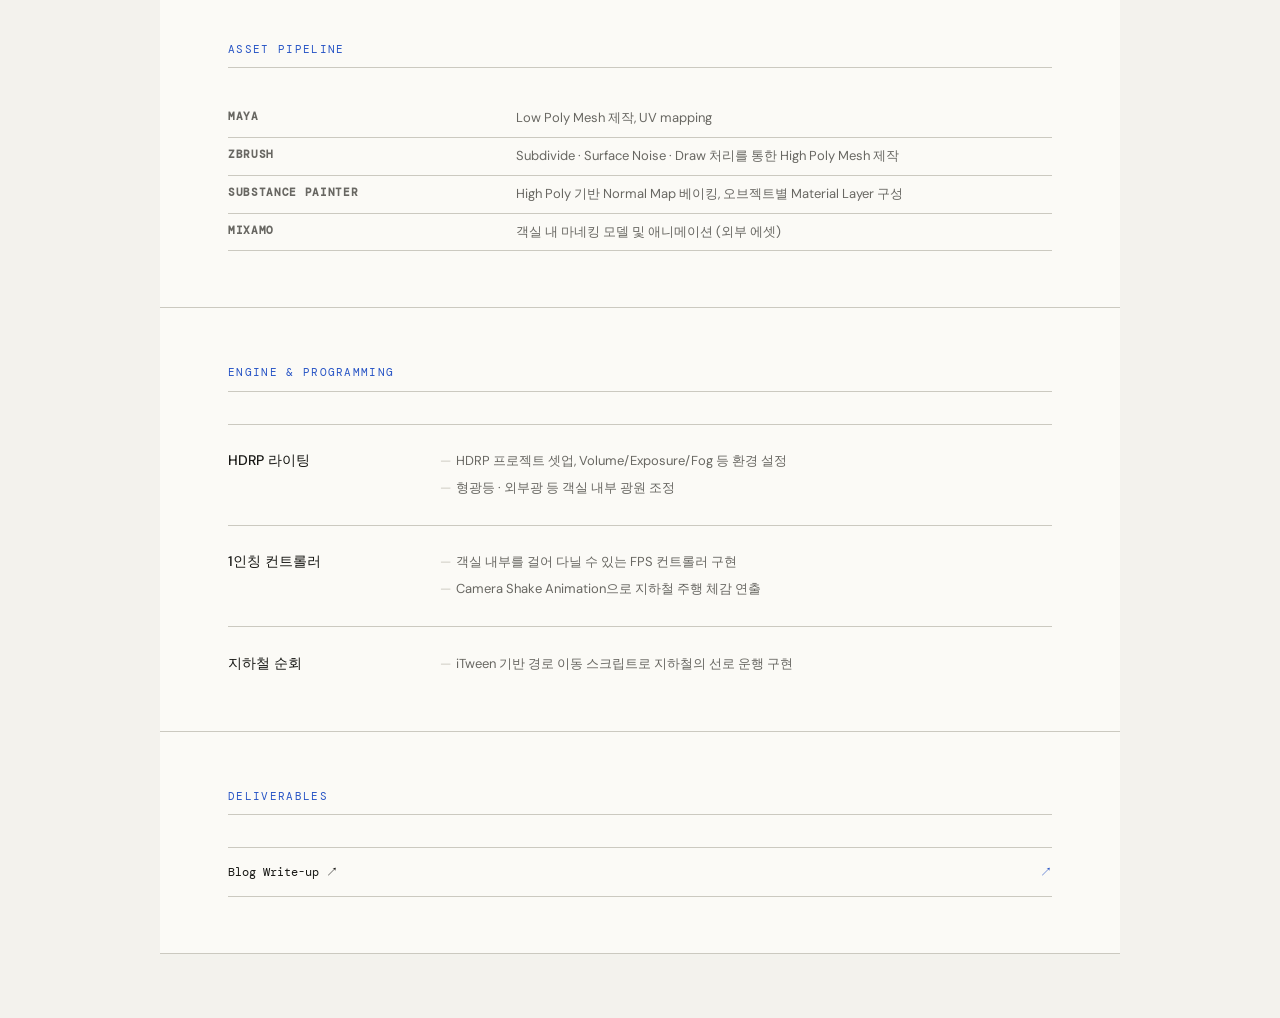
<file: project-hdrp-metro.html>
<!DOCTYPE html>
<html lang="ko">
<head>
  <meta charset="UTF-8">
  <meta name="viewport" content="width=device-width, initial-scale=1.0">
  <meta name="theme-color" content="#245edb">
  <title>Unity HDRP Metro — 장이국</title>
  <link rel="icon" type="image/png" sizes="32x32" href="assets/favicon-32.png">
  <link rel="icon" type="image/png" sizes="120x120" href="assets/favicon.png">
  <link rel="preconnect" href="https://fonts.googleapis.com">
  <link href="https://fonts.googleapis.com/css2?family=DM+Mono:wght@300;400;500&family=DM+Sans:wght@300;400;500&display=swap" rel="stylesheet">
  <style>
    *, *::before, *::after { box-sizing: border-box; margin: 0; padding: 0; }

    :root {
      --text: #111110;
      --muted: #6b6a65;
      --border: #d0cfc8;
      --tag-bg: #ebebE7;
      --mono: 'DM Mono', monospace;
      --sans: 'DM Sans', sans-serif;
    }

    body {
      font-family: var(--sans);
      color: var(--text);
      background: #fff;
      max-width: 760px;
      margin: 0 auto;
      padding: 3rem 2.5rem;
      font-size: 14px;
      line-height: 1.6;
    }

    .btn-bar {
      position: fixed;
      top: 1.5rem;
      right: 1.5rem;
      display: flex;
      gap: 0.75rem;
      z-index: 10;
    }

    .btn-back {
      font-family: var(--mono);
      font-size: 12px;
      letter-spacing: 0.06em;
      padding: 0.5rem 1rem;
      border: 1px solid var(--border);
      background: #fff;
      color: var(--text);
      cursor: pointer;
      text-decoration: none;
    }

    .btn-ext {
      font-family: var(--mono);
      font-size: 12px;
      letter-spacing: 0.06em;
      padding: 0.5rem 1rem;
      border: 1px solid var(--text);
      background: var(--text);
      color: #fff;
      cursor: pointer;
      text-decoration: none;
    }

    @media print { .btn-bar { display: none; } body { padding: 0; } }

    header {
      border-bottom: 2px solid var(--text);
      padding-bottom: 1.5rem;
      margin-bottom: 2rem;
    }

    header h1 {
      font-size: 2rem;
      font-weight: 300;
      letter-spacing: -0.03em;
      margin-bottom: 0.25rem;
    }

    header .subtitle {
      font-family: var(--mono);
      font-size: 12px;
      color: var(--muted);
      letter-spacing: 0.08em;
      text-transform: uppercase;
      margin-bottom: 1rem;
    }

    .header-meta {
      display: flex;
      flex-wrap: wrap;
      gap: 0.5rem 2rem;
      font-family: var(--mono);
      font-size: 12px;
      color: var(--muted);
    }

    .tag {
      font-family: var(--mono);
      font-size: 11px;
      background: var(--tag-bg);
      color: var(--muted);
      padding: 0.3rem 0.6rem;
      letter-spacing: 0.02em;
      display: inline-block;
    }

    .tags { display: flex; flex-wrap: wrap; gap: 0.4rem; margin-top: 0.75rem; }

    section { margin-bottom: 2.5rem; }

    .sec-title {
      font-family: var(--mono);
      font-size: 11px;
      letter-spacing: 0.12em;
      text-transform: uppercase;
      color: var(--muted);
      border-bottom: 1px solid var(--border);
      padding-bottom: 0.4rem;
      margin-bottom: 1.25rem;
    }

    .summary {
      font-size: 13px;
      color: var(--muted);
      line-height: 1.8;
      margin-bottom: 0.5rem;
    }

    .system-block { margin-bottom: 1.5rem; }

    .system-block h4 {
      font-size: 13px;
      font-weight: 500;
      margin-bottom: 0.4rem;
    }

    .work-list { list-style: none; padding: 0; }

    .work-list li {
      font-size: 13px;
      color: var(--muted);
      line-height: 1.8;
      padding-left: 1rem;
      position: relative;
    }

    .work-list li::before {
      content: '\2014';
      position: absolute;
      left: 0;
      color: var(--border);
    }

    .meta-table {
      width: 100%;
      border-collapse: collapse;
      font-size: 13px;
    }

    .meta-table th {
      font-family: var(--mono);
      font-size: 11px;
      letter-spacing: 0.06em;
      text-transform: uppercase;
      color: var(--muted);
      text-align: left;
      padding: 0.5rem 0;
      border-bottom: 1px solid var(--border);
      width: 40%;
    }

    .meta-table td {
      padding: 0.5rem 0;
      border-bottom: 1px solid var(--border);
      color: var(--muted);
    }

    .pipeline-table {
      width: 100%;
      border-collapse: collapse;
      font-size: 13px;
      margin-top: 0.5rem;
    }

    .pipeline-table th,
    .pipeline-table td {
      padding: 0.5rem 0.75rem 0.5rem 0;
      border-bottom: 1px solid var(--border);
      text-align: left;
      vertical-align: top;
    }

    .pipeline-table th {
      font-family: var(--mono);
      font-size: 11px;
      letter-spacing: 0.06em;
      text-transform: uppercase;
      color: var(--muted);
      width: 35%;
    }

    .pipeline-table td {
      font-size: 13px;
      color: var(--muted);
    }

    .link-list {
      list-style: none;
      padding: 0;
      font-family: var(--mono);
      font-size: 12px;
    }

    .link-list li { padding: 0.25rem 0; }

    .link-list a {
      color: var(--text);
      text-decoration: none;
      border-bottom: 1px solid var(--border);
    }

    .link-list a:hover { border-bottom-color: var(--text); }

    .video-embed {
      position: relative;
      width: 100%;
      padding-bottom: 56.25%;
      margin: 0.75rem 0 0.25rem;
    }

    .video-embed iframe {
      position: absolute;
      top: 0;
      left: 0;
      width: 100%;
      height: 100%;
      border: none;
    }

    @media (max-width: 560px) {
      .header-meta { flex-direction: column; gap: 0.25rem; }
    }
  </style>
  <link rel="stylesheet" href="assets/retro.css">
  <script src="assets/embedded-page.js" defer></script>
  <script src="assets/project-videos.js" defer></script>
</head>
<body class="document-shell">

  <div class="btn-bar">
    <a href="index.html" class="btn-back">&larr; Back</a>
    <a href="https://unagi11.tistory.com/22" target="_blank" class="btn-ext">Blog Post &nearr;</a>
  </div>

  <header>
    <h1>Unity HDRP Metro</h1>
    <p class="subtitle">Solo Project &middot; 1인 개발 &middot; 2021</p>
    <div class="header-meta">
      <span>서울 교통공사 2호선 전동차 객실 HDRP 재현</span>
      <span>Co-op 실감형 게임 콘텐츠 개발트랙 (2021-2) 중간과제</span>
    </div>
    <div class="tags">
      <span class="tag">Unity HDRP</span>
      <span class="tag">Maya</span>
      <span class="tag">ZBrush</span>
      <span class="tag">Substance Painter</span>
      <span class="tag">iTween</span>
    </div>
  </header>

  <section>
    <p class="sec-title">Overview</p>
    <p class="summary">
      서울 교통공사 2호선 2000호대 VVVF 전동차 객실을 Unity HDRP로 재현한 1인 프로젝트.
      모델링/텍스처부터 HDRP 라이팅 세팅, 1인칭 컨트롤러, iTween 기반 순회 스크립트, 카메라 흔들림 연출까지 전 과정을 혼자 담당했습니다.
    </p>
    <p class="summary">
      2~3주 안에 High/Low Poly 제작과 Normal Map 베이킹부터 HDRP 라이팅·이동 연출까지 하나의 실시간 환경 제작 파이프라인을 완주했습니다.
    </p>
    <div class="video-embed">
      <iframe data-video-src="https://www.youtube.com/embed/xkGl09CHS_c" title="Unity HDRP Metro" loading="lazy" referrerpolicy="strict-origin-when-cross-origin" allowfullscreen></iframe>
    </div>
  </section>

  <section>
    <p class="sec-title">Project Info</p>
    <table class="meta-table">
      <tbody>
        <tr><th>Period</th><td>2021 · 2 — 3주</td></tr>
        <tr><th>Team</th><td>1인 개발</td></tr>
        <tr><th>My Role</th><td>모델링 · 텍스처 · 프로그래밍 · 라이팅</td></tr>
        <tr><th>Platform</th><td>PC (Windows 빌드)</td></tr>
        <tr><th>Engine</th><td>Unity HDRP</td></tr>
      </tbody>
    </table>
  </section>

  <section>
    <p class="sec-title">Asset Pipeline</p>
    <table class="pipeline-table">
      <tbody>
        <tr>
          <th>Maya</th>
          <td>Low Poly Mesh 제작, UV mapping</td>
        </tr>
        <tr>
          <th>ZBrush</th>
          <td>Subdivide · Surface Noise · Draw 처리를 통한 High Poly Mesh 제작</td>
        </tr>
        <tr>
          <th>Substance Painter</th>
          <td>High Poly 기반 Normal Map 베이킹, 오브젝트별 Material Layer 구성</td>
        </tr>
        <tr>
          <th>Mixamo</th>
          <td>객실 내 마네킹 모델 및 애니메이션 (외부 에셋)</td>
        </tr>
      </tbody>
    </table>
  </section>

  <section>
    <p class="sec-title">Engine &amp; Programming</p>

    <div class="system-block">
      <h4>HDRP 라이팅</h4>
      <ul class="work-list">
        <li>HDRP 프로젝트 셋업, Volume/Exposure/Fog 등 환경 설정</li>
        <li>형광등 · 외부광 등 객실 내부 광원 조정</li>
      </ul>
    </div>

    <div class="system-block">
      <h4>1인칭 컨트롤러</h4>
      <ul class="work-list">
        <li>객실 내부를 걸어 다닐 수 있는 FPS 컨트롤러 구현</li>
        <li>Camera Shake Animation으로 지하철 주행 체감 연출</li>
      </ul>
    </div>

    <div class="system-block">
      <h4>지하철 순회</h4>
      <ul class="work-list">
        <li>iTween 기반 경로 이동 스크립트로 지하철의 선로 운행 구현</li>
      </ul>
    </div>
  </section>

  <section>
    <p class="sec-title">Deliverables</p>
    <ul class="link-list">
      <li><a href="https://unagi11.tistory.com/22" target="_blank">Blog Write-up &nearr;</a></li>
    </ul>
  </section>

</body>
</html>
</file>
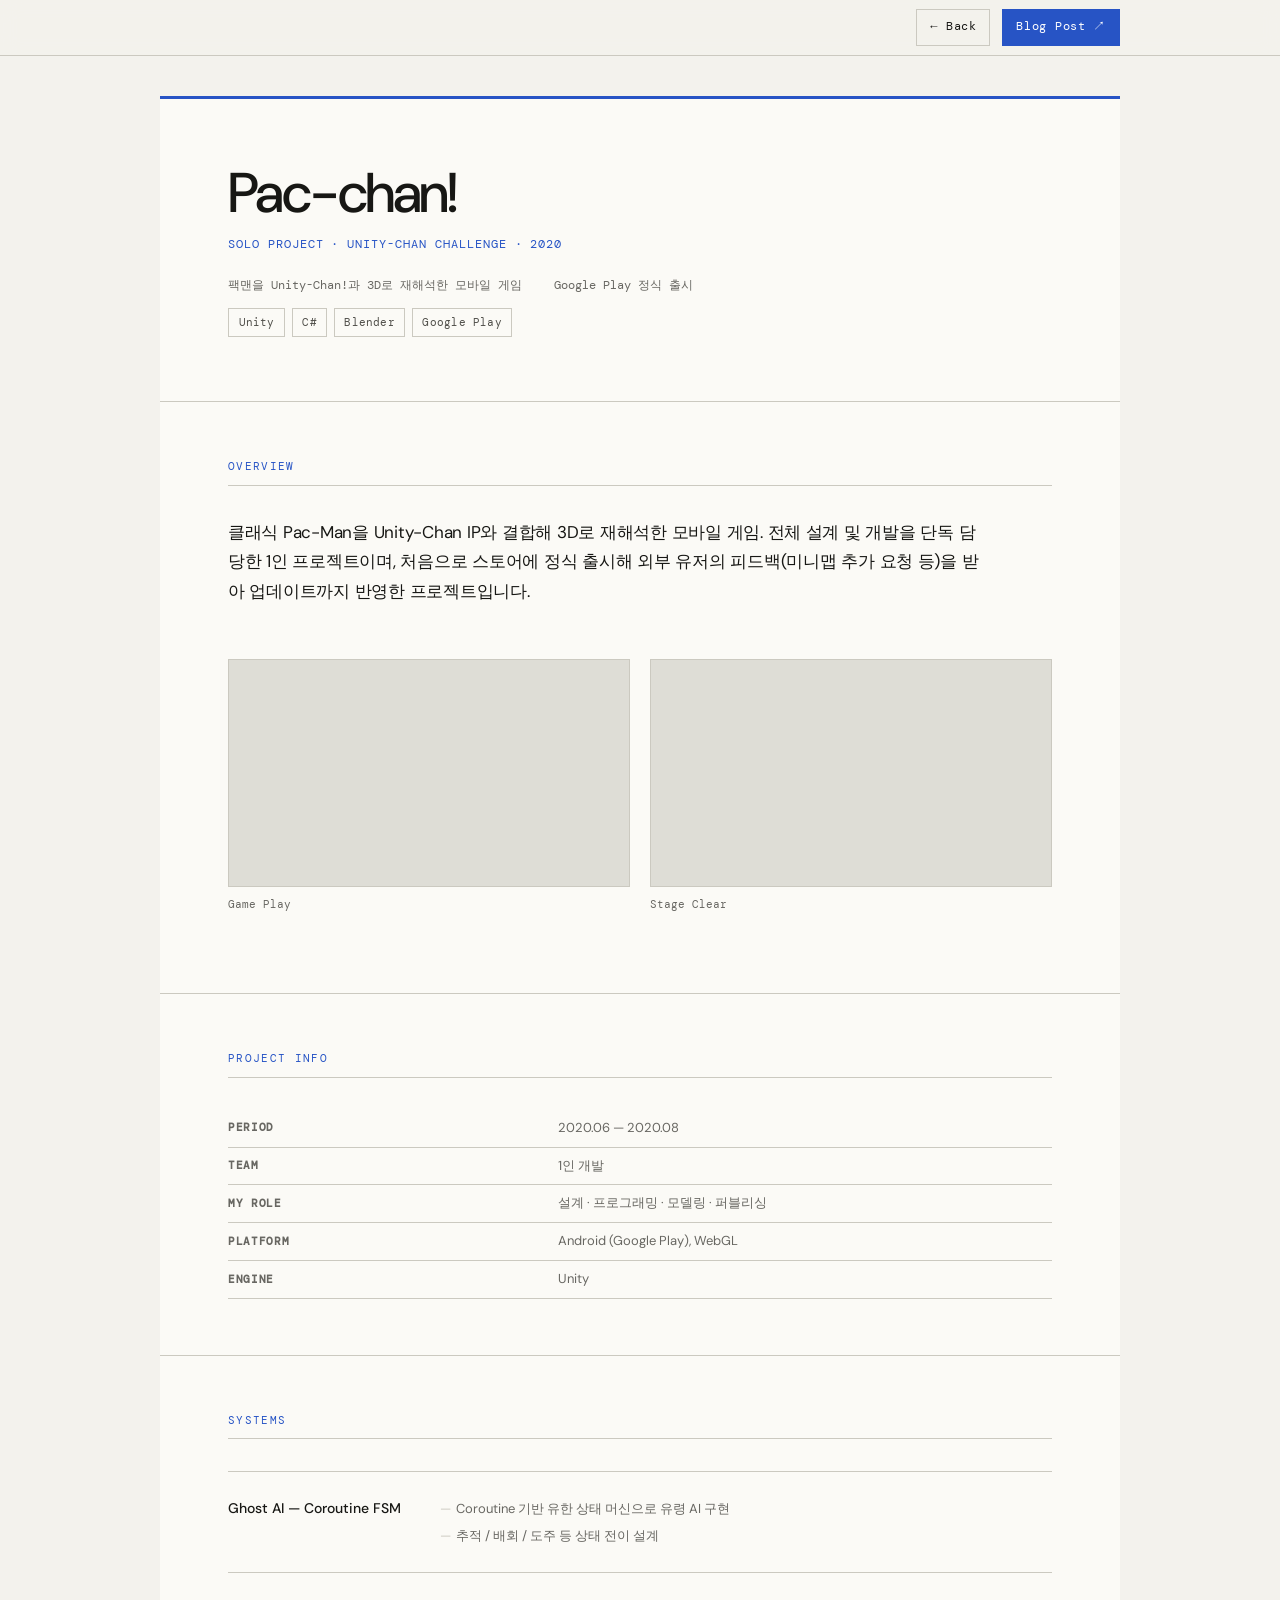
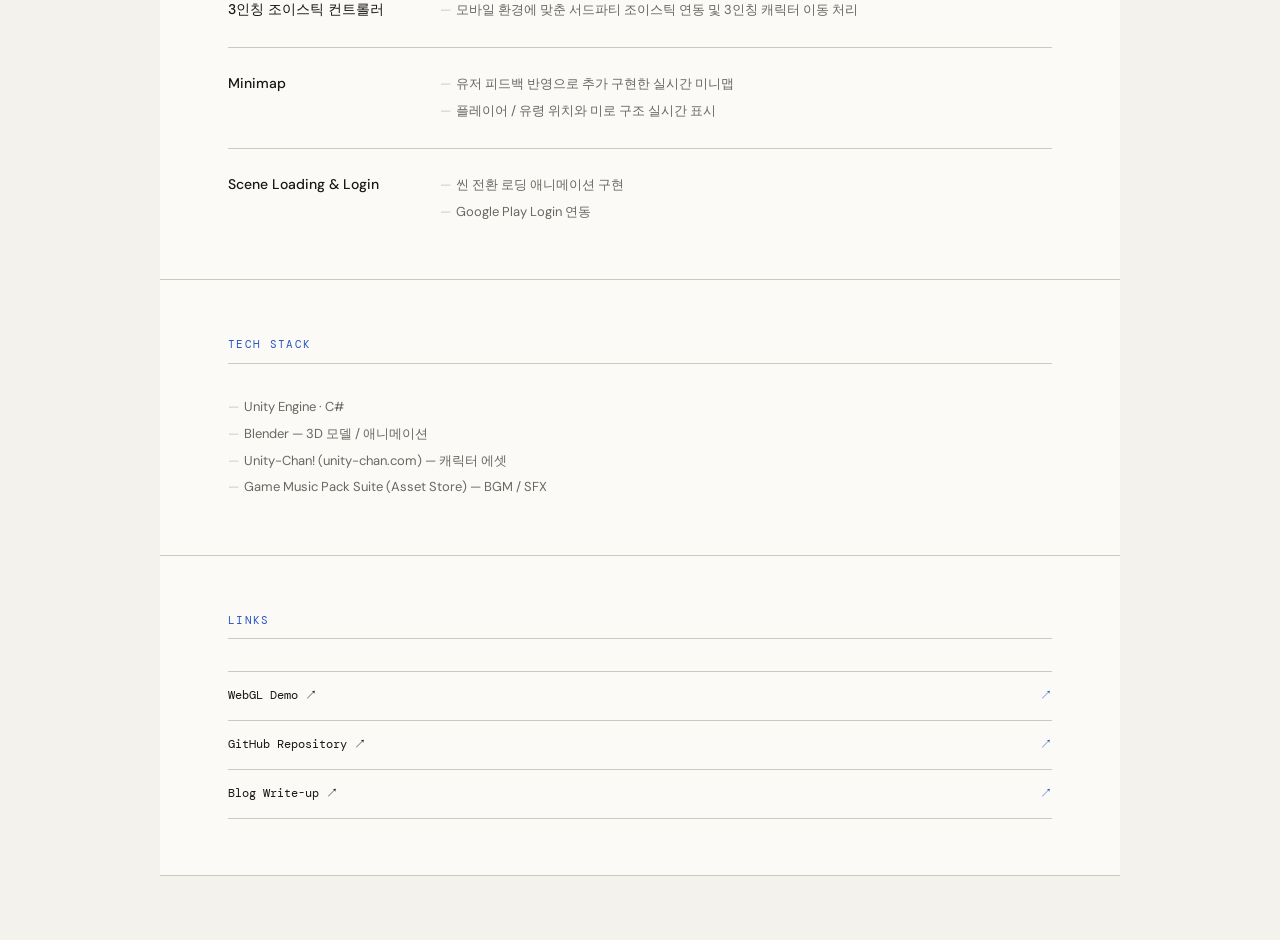
<file: project-pacchan.html>
<!DOCTYPE html>
<html lang="ko">
<head>
  <meta charset="UTF-8">
  <meta name="viewport" content="width=device-width, initial-scale=1.0">
  <meta name="theme-color" content="#245edb">
  <title>Pac-chan! — 장이국</title>
  <link rel="icon" type="image/png" sizes="32x32" href="assets/favicon-32.png">
  <link rel="icon" type="image/png" sizes="120x120" href="assets/favicon.png">
  <link rel="preconnect" href="https://fonts.googleapis.com">
  <link href="https://fonts.googleapis.com/css2?family=DM+Mono:wght@300;400;500&family=DM+Sans:wght@300;400;500&display=swap" rel="stylesheet">
  <style>
    *, *::before, *::after { box-sizing: border-box; margin: 0; padding: 0; }

    :root {
      --text: #111110;
      --muted: #6b6a65;
      --border: #d0cfc8;
      --tag-bg: #ebebE7;
      --mono: 'DM Mono', monospace;
      --sans: 'DM Sans', sans-serif;
    }

    body {
      font-family: var(--sans);
      color: var(--text);
      background: #fff;
      max-width: 760px;
      margin: 0 auto;
      padding: 3rem 2.5rem;
      font-size: 14px;
      line-height: 1.6;
    }

    .btn-bar {
      position: fixed;
      top: 1.5rem;
      right: 1.5rem;
      display: flex;
      gap: 0.75rem;
      z-index: 10;
    }

    .btn-back {
      font-family: var(--mono);
      font-size: 12px;
      letter-spacing: 0.06em;
      padding: 0.5rem 1rem;
      border: 1px solid var(--border);
      background: #fff;
      color: var(--text);
      cursor: pointer;
      text-decoration: none;
    }

    .btn-ext {
      font-family: var(--mono);
      font-size: 12px;
      letter-spacing: 0.06em;
      padding: 0.5rem 1rem;
      border: 1px solid var(--text);
      background: var(--text);
      color: #fff;
      cursor: pointer;
      text-decoration: none;
    }

    @media print { .btn-bar { display: none; } body { padding: 0; } }

    header {
      border-bottom: 2px solid var(--text);
      padding-bottom: 1.5rem;
      margin-bottom: 2rem;
    }

    header h1 {
      font-size: 2rem;
      font-weight: 300;
      letter-spacing: -0.03em;
      margin-bottom: 0.25rem;
    }

    header .subtitle {
      font-family: var(--mono);
      font-size: 12px;
      color: var(--muted);
      letter-spacing: 0.08em;
      text-transform: uppercase;
      margin-bottom: 1rem;
    }

    .header-meta {
      display: flex;
      flex-wrap: wrap;
      gap: 0.5rem 2rem;
      font-family: var(--mono);
      font-size: 12px;
      color: var(--muted);
    }

    .tag {
      font-family: var(--mono);
      font-size: 11px;
      background: var(--tag-bg);
      color: var(--muted);
      padding: 0.3rem 0.6rem;
      letter-spacing: 0.02em;
      display: inline-block;
    }

    .tags { display: flex; flex-wrap: wrap; gap: 0.4rem; margin-top: 0.75rem; }

    section { margin-bottom: 2.5rem; }

    .sec-title {
      font-family: var(--mono);
      font-size: 11px;
      letter-spacing: 0.12em;
      text-transform: uppercase;
      color: var(--muted);
      border-bottom: 1px solid var(--border);
      padding-bottom: 0.4rem;
      margin-bottom: 1.25rem;
    }

    .summary {
      font-size: 13px;
      color: var(--muted);
      line-height: 1.8;
      margin-bottom: 0.5rem;
    }

    .system-block { margin-bottom: 1.5rem; }

    .system-block h4 {
      font-size: 13px;
      font-weight: 500;
      margin-bottom: 0.4rem;
    }

    .work-list { list-style: none; padding: 0; }

    .work-list li {
      font-size: 13px;
      color: var(--muted);
      line-height: 1.8;
      padding-left: 1rem;
      position: relative;
    }

    .work-list li::before {
      content: '\2014';
      position: absolute;
      left: 0;
      color: var(--border);
    }

    .meta-table {
      width: 100%;
      border-collapse: collapse;
      font-size: 13px;
    }

    .meta-table th {
      font-family: var(--mono);
      font-size: 11px;
      letter-spacing: 0.06em;
      text-transform: uppercase;
      color: var(--muted);
      text-align: left;
      padding: 0.5rem 0;
      border-bottom: 1px solid var(--border);
      width: 40%;
    }

    .meta-table td {
      padding: 0.5rem 0;
      border-bottom: 1px solid var(--border);
      color: var(--muted);
    }

    .link-list {
      list-style: none;
      padding: 0;
      font-family: var(--mono);
      font-size: 12px;
    }

    .link-list li { padding: 0.25rem 0; }

    .link-list a {
      color: var(--text);
      text-decoration: none;
      border-bottom: 1px solid var(--border);
    }

    .link-list a:hover { border-bottom-color: var(--text); }

    .video-embed {
      position: relative;
      width: 100%;
      padding-bottom: 56.25%;
      margin: 0.75rem 0 0.25rem;
    }

    .video-embed iframe {
      position: absolute;
      top: 0;
      left: 0;
      width: 100%;
      height: 100%;
      border: none;
    }

    .video-caption {
      font-family: var(--mono);
      font-size: 11px;
      color: var(--muted);
      text-align: center;
      margin-bottom: 1rem;
    }

    @media (max-width: 560px) {
      .header-meta { flex-direction: column; gap: 0.25rem; }
    }
  </style>
  <link rel="stylesheet" href="assets/retro.css">
  <script src="assets/embedded-page.js" defer></script>
  <script src="assets/project-videos.js" defer></script>
</head>
<body class="document-shell">

  <div class="btn-bar">
    <a href="index.html" class="btn-back">&larr; Back</a>
    <a href="https://unagi11.tistory.com/21" target="_blank" class="btn-ext">Blog Post &nearr;</a>
  </div>

  <header>
    <h1>Pac-chan!</h1>
    <p class="subtitle">Solo Project &middot; Unity-Chan Challenge &middot; 2020</p>
    <div class="header-meta">
      <span>팩맨을 Unity-Chan!과 3D로 재해석한 모바일 게임</span>
      <span>Google Play 정식 출시</span>
    </div>
    <div class="tags">
      <span class="tag">Unity</span>
      <span class="tag">C#</span>
      <span class="tag">Blender</span>
      <span class="tag">Google Play</span>
    </div>
  </header>

  <section>
    <p class="sec-title">Overview</p>
    <p class="summary">
      클래식 Pac-Man을 Unity-Chan IP와 결합해 3D로 재해석한 모바일 게임. 전체 설계 및 개발을 단독 담당한 1인 프로젝트이며,
      처음으로 스토어에 정식 출시해 외부 유저의 피드백(미니맵 추가 요청 등)을 받아 업데이트까지 반영한 프로젝트입니다.
    </p>
    <div class="video-grid">
      <div>
        <div class="video-embed">
          <iframe data-video-src="https://www.youtube.com/embed/litM8JNOXq0" title="Pac-Chan 게임 플레이" loading="lazy" referrerpolicy="strict-origin-when-cross-origin" allowfullscreen></iframe>
        </div>
        <p class="video-caption">Game Play</p>
      </div>
      <div>
        <div class="video-embed">
          <iframe data-video-src="https://www.youtube.com/embed/hFKcH2Q-xsQ" title="Pac-Chan 스테이지 클리어" loading="lazy" referrerpolicy="strict-origin-when-cross-origin" allowfullscreen></iframe>
        </div>
        <p class="video-caption">Stage Clear</p>
      </div>
    </div>
  </section>

  <section>
    <p class="sec-title">Project Info</p>
    <table class="meta-table">
      <tbody>
        <tr><th>Period</th><td>2020.06 — 2020.08</td></tr>
        <tr><th>Team</th><td>1인 개발</td></tr>
        <tr><th>My Role</th><td>설계 · 프로그래밍 · 모델링 · 퍼블리싱</td></tr>
        <tr><th>Platform</th><td>Android (Google Play), WebGL</td></tr>
        <tr><th>Engine</th><td>Unity</td></tr>
      </tbody>
    </table>
  </section>

  <section>
    <p class="sec-title">Systems</p>

    <div class="system-block">
      <h4>Ghost AI &mdash; Coroutine FSM</h4>
      <ul class="work-list">
        <li>Coroutine 기반 유한 상태 머신으로 유령 AI 구현</li>
        <li>추적 / 배회 / 도주 등 상태 전이 설계</li>
      </ul>
    </div>

    <div class="system-block">
      <h4>3인칭 조이스틱 컨트롤러</h4>
      <ul class="work-list">
        <li>모바일 환경에 맞춘 서드파티 조이스틱 연동 및 3인칭 캐릭터 이동 처리</li>
      </ul>
    </div>

    <div class="system-block">
      <h4>Minimap</h4>
      <ul class="work-list">
        <li>유저 피드백 반영으로 추가 구현한 실시간 미니맵</li>
        <li>플레이어 / 유령 위치와 미로 구조 실시간 표시</li>
      </ul>
    </div>

    <div class="system-block">
      <h4>Scene Loading &amp; Login</h4>
      <ul class="work-list">
        <li>씬 전환 로딩 애니메이션 구현</li>
        <li>Google Play Login 연동</li>
      </ul>
    </div>
  </section>

  <section>
    <p class="sec-title">Tech Stack</p>
    <ul class="work-list">
      <li>Unity Engine · C#</li>
      <li>Blender &mdash; 3D 모델 / 애니메이션</li>
      <li>Unity-Chan! (unity-chan.com) &mdash; 캐릭터 에셋</li>
      <li>Game Music Pack Suite (Asset Store) &mdash; BGM / SFX</li>
    </ul>
  </section>

  <section>
    <p class="sec-title">Links</p>
    <ul class="link-list">
      <li><a href="https://unagi11.github.io/Pac-Chan/" target="_blank">WebGL Demo &nearr;</a></li>
      <li><a href="https://github.com/unagi11/Pac-Chan" target="_blank">GitHub Repository &nearr;</a></li>
      <li><a href="https://unagi11.tistory.com/21" target="_blank">Blog Write-up &nearr;</a></li>
    </ul>
  </section>

</body>
</html>
</file>
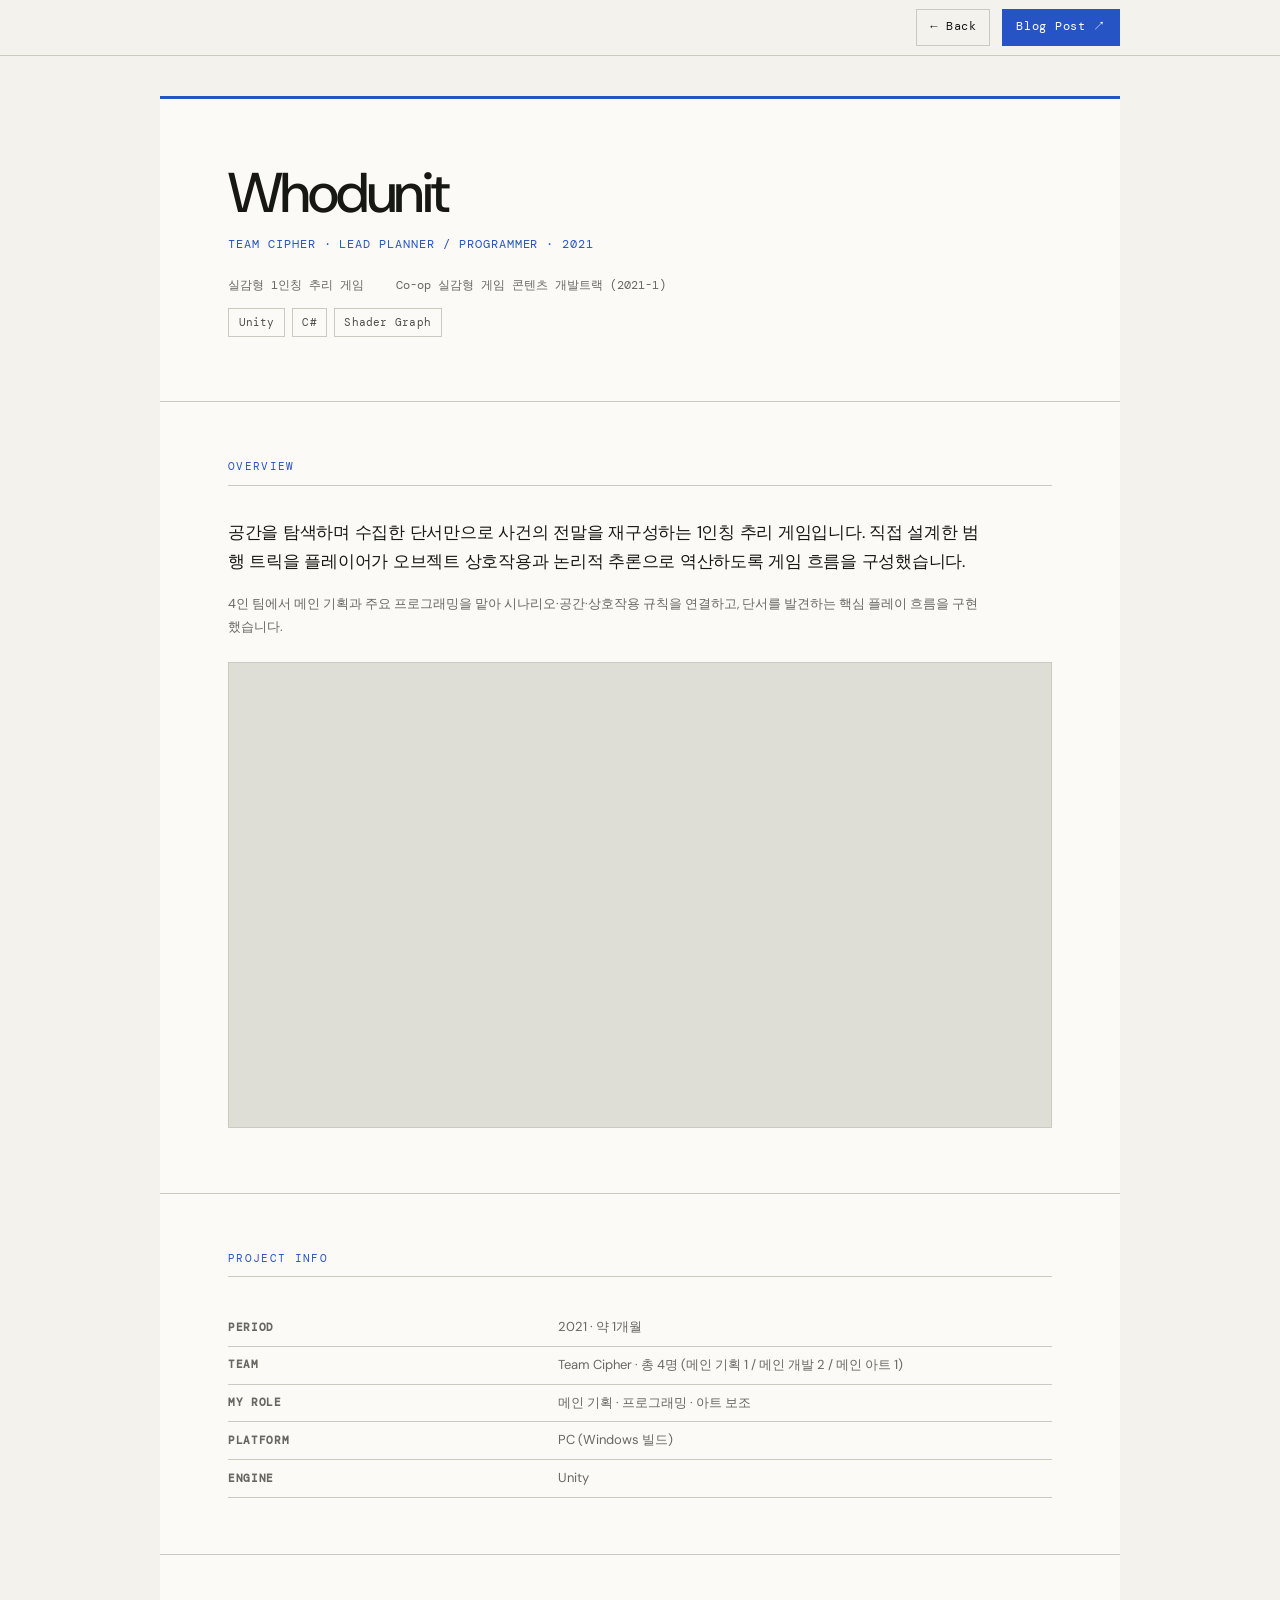
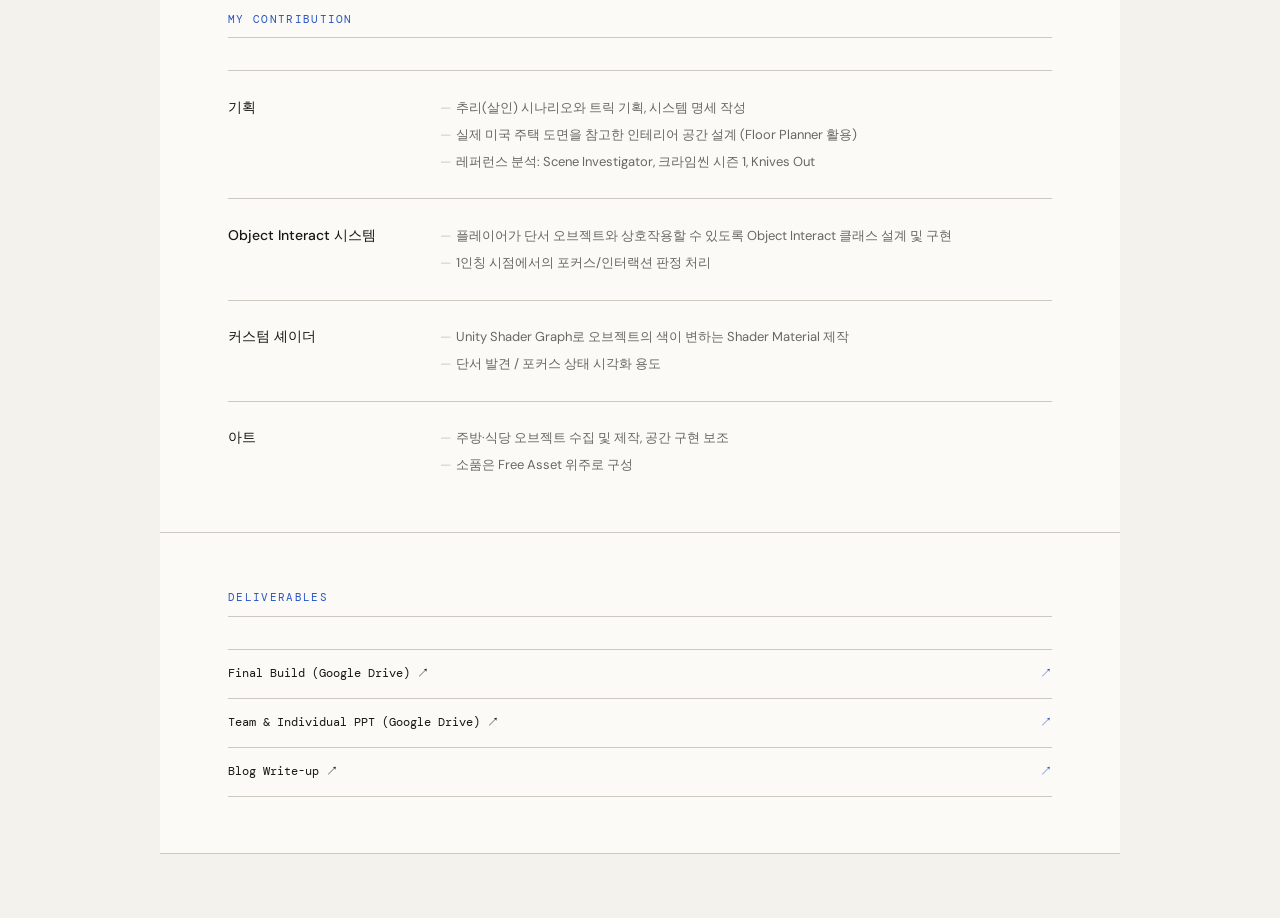
<file: project-whodunit.html>
<!DOCTYPE html>
<html lang="ko">
<head>
  <meta charset="UTF-8">
  <meta name="viewport" content="width=device-width, initial-scale=1.0">
  <meta name="theme-color" content="#245edb">
  <title>Whodunit — 장이국</title>
  <link rel="icon" type="image/png" sizes="32x32" href="assets/favicon-32.png">
  <link rel="icon" type="image/png" sizes="120x120" href="assets/favicon.png">
  <link rel="preconnect" href="https://fonts.googleapis.com">
  <link href="https://fonts.googleapis.com/css2?family=DM+Mono:wght@300;400;500&family=DM+Sans:wght@300;400;500&display=swap" rel="stylesheet">
  <style>
    *, *::before, *::after { box-sizing: border-box; margin: 0; padding: 0; }

    :root {
      --text: #111110;
      --muted: #6b6a65;
      --border: #d0cfc8;
      --tag-bg: #ebebE7;
      --mono: 'DM Mono', monospace;
      --sans: 'DM Sans', sans-serif;
    }

    body {
      font-family: var(--sans);
      color: var(--text);
      background: #fff;
      max-width: 760px;
      margin: 0 auto;
      padding: 3rem 2.5rem;
      font-size: 14px;
      line-height: 1.6;
    }

    .btn-bar {
      position: fixed;
      top: 1.5rem;
      right: 1.5rem;
      display: flex;
      gap: 0.75rem;
      z-index: 10;
    }

    .btn-back {
      font-family: var(--mono);
      font-size: 12px;
      letter-spacing: 0.06em;
      padding: 0.5rem 1rem;
      border: 1px solid var(--border);
      background: #fff;
      color: var(--text);
      cursor: pointer;
      text-decoration: none;
    }

    .btn-ext {
      font-family: var(--mono);
      font-size: 12px;
      letter-spacing: 0.06em;
      padding: 0.5rem 1rem;
      border: 1px solid var(--text);
      background: var(--text);
      color: #fff;
      cursor: pointer;
      text-decoration: none;
    }

    @media print { .btn-bar { display: none; } body { padding: 0; } }

    header {
      border-bottom: 2px solid var(--text);
      padding-bottom: 1.5rem;
      margin-bottom: 2rem;
    }

    header h1 {
      font-size: 2rem;
      font-weight: 300;
      letter-spacing: -0.03em;
      margin-bottom: 0.25rem;
    }

    header .subtitle {
      font-family: var(--mono);
      font-size: 12px;
      color: var(--muted);
      letter-spacing: 0.08em;
      text-transform: uppercase;
      margin-bottom: 1rem;
    }

    .header-meta {
      display: flex;
      flex-wrap: wrap;
      gap: 0.5rem 2rem;
      font-family: var(--mono);
      font-size: 12px;
      color: var(--muted);
    }

    .tag {
      font-family: var(--mono);
      font-size: 11px;
      background: var(--tag-bg);
      color: var(--muted);
      padding: 0.3rem 0.6rem;
      letter-spacing: 0.02em;
      display: inline-block;
    }

    .tags { display: flex; flex-wrap: wrap; gap: 0.4rem; margin-top: 0.75rem; }

    section { margin-bottom: 2.5rem; }

    .sec-title {
      font-family: var(--mono);
      font-size: 11px;
      letter-spacing: 0.12em;
      text-transform: uppercase;
      color: var(--muted);
      border-bottom: 1px solid var(--border);
      padding-bottom: 0.4rem;
      margin-bottom: 1.25rem;
    }

    .summary {
      font-size: 13px;
      color: var(--muted);
      line-height: 1.8;
      margin-bottom: 0.5rem;
    }

    .system-block { margin-bottom: 1.5rem; }

    .system-block h4 {
      font-size: 13px;
      font-weight: 500;
      margin-bottom: 0.4rem;
    }

    .work-list { list-style: none; padding: 0; }

    .work-list li {
      font-size: 13px;
      color: var(--muted);
      line-height: 1.8;
      padding-left: 1rem;
      position: relative;
    }

    .work-list li::before {
      content: '\2014';
      position: absolute;
      left: 0;
      color: var(--border);
    }

    .meta-table {
      width: 100%;
      border-collapse: collapse;
      font-size: 13px;
    }

    .meta-table th {
      font-family: var(--mono);
      font-size: 11px;
      letter-spacing: 0.06em;
      text-transform: uppercase;
      color: var(--muted);
      text-align: left;
      padding: 0.5rem 0;
      border-bottom: 1px solid var(--border);
      width: 40%;
    }

    .meta-table td {
      padding: 0.5rem 0;
      border-bottom: 1px solid var(--border);
      color: var(--muted);
    }

    .link-list {
      list-style: none;
      padding: 0;
      font-family: var(--mono);
      font-size: 12px;
    }

    .link-list li { padding: 0.25rem 0; }

    .link-list a {
      color: var(--text);
      text-decoration: none;
      border-bottom: 1px solid var(--border);
    }

    .link-list a:hover { border-bottom-color: var(--text); }

    .video-embed {
      position: relative;
      width: 100%;
      padding-bottom: 56.25%;
      margin: 0.75rem 0 0.25rem;
    }

    .video-embed iframe {
      position: absolute;
      top: 0;
      left: 0;
      width: 100%;
      height: 100%;
      border: none;
    }

    @media (max-width: 560px) {
      .header-meta { flex-direction: column; gap: 0.25rem; }
    }
  </style>
  <link rel="stylesheet" href="assets/retro.css">
  <script src="assets/embedded-page.js" defer></script>
  <script src="assets/project-videos.js" defer></script>
</head>
<body class="document-shell">

  <div class="btn-bar">
    <a href="index.html" class="btn-back">&larr; Back</a>
    <a href="https://unagi11.tistory.com/28" target="_blank" class="btn-ext">Blog Post &nearr;</a>
  </div>

  <header>
    <h1>Whodunit</h1>
    <p class="subtitle">Team Cipher &middot; Lead Planner / Programmer &middot; 2021</p>
    <div class="header-meta">
      <span>실감형 1인칭 추리 게임</span>
      <span>Co-op 실감형 게임 콘텐츠 개발트랙 (2021-1)</span>
    </div>
    <div class="tags">
      <span class="tag">Unity</span>
      <span class="tag">C#</span>
      <span class="tag">Shader Graph</span>
    </div>
  </header>

  <section>
    <p class="sec-title">Overview</p>
    <p class="summary">
      공간을 탐색하며 수집한 단서만으로 사건의 전말을 재구성하는 1인칭 추리 게임입니다.
      직접 설계한 범행 트릭을 플레이어가 오브젝트 상호작용과 논리적 추론으로 역산하도록 게임 흐름을 구성했습니다.
    </p>
    <p class="summary">
      4인 팀에서 메인 기획과 주요 프로그래밍을 맡아 시나리오·공간·상호작용 규칙을 연결하고, 단서를 발견하는 핵심 플레이 흐름을 구현했습니다.
    </p>
    <div class="video-embed">
      <iframe data-video-src="https://www.youtube.com/embed/QTXDWA6vn-o" title="추리게임 Whodunit 시연" loading="lazy" referrerpolicy="strict-origin-when-cross-origin" allowfullscreen></iframe>
    </div>
  </section>

  <section>
    <p class="sec-title">Project Info</p>
    <table class="meta-table">
      <tbody>
        <tr><th>Period</th><td>2021 · 약 1개월</td></tr>
        <tr><th>Team</th><td>Team Cipher · 총 4명 (메인 기획 1 / 메인 개발 2 / 메인 아트 1)</td></tr>
        <tr><th>My Role</th><td>메인 기획 · 프로그래밍 · 아트 보조</td></tr>
        <tr><th>Platform</th><td>PC (Windows 빌드)</td></tr>
        <tr><th>Engine</th><td>Unity</td></tr>
      </tbody>
    </table>
  </section>

  <section>
    <p class="sec-title">My Contribution</p>

    <div class="system-block">
      <h4>기획</h4>
      <ul class="work-list">
        <li>추리(살인) 시나리오와 트릭 기획, 시스템 명세 작성</li>
        <li>실제 미국 주택 도면을 참고한 인테리어 공간 설계 (Floor Planner 활용)</li>
        <li>레퍼런스 분석: Scene Investigator, 크라임씬 시즌 1, Knives Out</li>
      </ul>
    </div>

    <div class="system-block">
      <h4>Object Interact 시스템</h4>
      <ul class="work-list">
        <li>플레이어가 단서 오브젝트와 상호작용할 수 있도록 Object Interact 클래스 설계 및 구현</li>
        <li>1인칭 시점에서의 포커스/인터랙션 판정 처리</li>
      </ul>
    </div>

    <div class="system-block">
      <h4>커스텀 셰이더</h4>
      <ul class="work-list">
        <li>Unity Shader Graph로 오브젝트의 색이 변하는 Shader Material 제작</li>
        <li>단서 발견 / 포커스 상태 시각화 용도</li>
      </ul>
    </div>

    <div class="system-block">
      <h4>아트</h4>
      <ul class="work-list">
        <li>주방·식당 오브젝트 수집 및 제작, 공간 구현 보조</li>
        <li>소품은 Free Asset 위주로 구성</li>
      </ul>
    </div>
  </section>

  <section>
    <p class="sec-title">Deliverables</p>
    <ul class="link-list">
      <li><a href="https://drive.google.com/file/d/1MstG5M8FI1xBX56O5UFjzW_TD0E1gvQi/view" target="_blank">Final Build (Google Drive) &nearr;</a></li>
      <li><a href="https://drive.google.com/file/d/10X03DOVHLi_8oSZ1wkLnLZufn86E0QaE/view" target="_blank">Team &amp; Individual PPT (Google Drive) &nearr;</a></li>
      <li><a href="https://unagi11.tistory.com/28" target="_blank">Blog Write-up &nearr;</a></li>
    </ul>
  </section>

</body>
</html>
</file>
<file: assets/retro.css>
/* Editorial portfolio layer — content first, with restrained developer cues. */

body.home-shell,
body.document-shell {
  --editorial-bg: #f3f2ed;
  --editorial-paper: #fbfaf6;
  --editorial-ink: #171714;
  --editorial-muted: #686762;
  --editorial-line: #cbc9c0;
  --editorial-blue: #2754c5;
  --editorial-blue-dark: #193b93;
  --mono: 'DM Mono', ui-monospace, SFMono-Regular, Consolas, monospace;
  --sans: 'DM Sans', Pretendard, -apple-system, BlinkMacSystemFont, sans-serif;
  /* Keep the legacy page styles on the same light palette, even in dark OS mode. */
  --bg: var(--editorial-bg);
  --surface: var(--editorial-paper);
  --text: var(--editorial-ink);
  --muted: var(--editorial-muted);
  --border: var(--editorial-line);
  --tag-bg: #e7e5df;
  color: var(--editorial-ink);
  background: var(--editorial-bg);
}

/* Navigation */
body.home-shell nav {
  height: 56px;
  padding: 0 max(2rem, calc((100vw - 960px) / 2));
  color: var(--editorial-ink);
  background: rgba(243, 242, 237, .94);
  border-bottom: 1px solid var(--editorial-line);
  backdrop-filter: blur(8px);
}

body.home-shell .nav-logo {
  margin-right: 2rem;
  color: var(--editorial-ink);
  font-size: 13px;
  letter-spacing: -.02em;
}

body.home-shell .nav-links { gap: 1.5rem; }
body.home-shell .nav-links a {
  color: var(--editorial-muted);
  font-size: 11px;
  letter-spacing: .06em;
}
body.home-shell .nav-links a:hover,
body.home-shell .nav-links a:focus-visible { color: var(--editorial-blue); outline: none; }

/* Shared home layout */
body.home-shell section {
  max-width: 960px;
  padding: 5rem 2rem;
}

body.home-shell section + section {
  padding-top: 5rem;
  border-top: 1px solid var(--editorial-line);
}

body.home-shell .sec-label {
  margin-bottom: 2.25rem;
  color: var(--editorial-blue);
  font-size: 11px;
  font-weight: 500;
  letter-spacing: .12em;
}
body.home-shell .sec-label::after { background: var(--editorial-line); }

/* Hero */
body.home-shell #hero {
  min-height: 620px;
  padding-top: 8.5rem;
  padding-bottom: 5rem;
  grid-template-columns: minmax(0, 1fr) 210px;
  gap: 4rem;
  align-items: center;
}

body.home-shell .hero-content { padding: 0; }
body.home-shell .hero-label {
  margin-bottom: 1.25rem;
  color: var(--editorial-muted);
  font-size: 11px;
  font-weight: 500;
}

body.home-shell .hero-name {
  margin-bottom: 1.35rem;
  color: var(--editorial-ink);
  font-size: clamp(3.5rem, 7vw, 5.5rem);
  font-weight: 500;
  line-height: .98;
  letter-spacing: -.07em;
}

body.home-shell .hero-intro {
  max-width: 600px;
  margin-bottom: 2.15rem;
  color: #3f3f3b;
}
body.home-shell .hero-intro p {
  margin-bottom: .8rem;
  font-size: 14px;
  line-height: 1.75;
}
body.home-shell .hero-intro p:first-child {
  color: var(--editorial-ink);
  font-size: clamp(1.15rem, 2vw, 1.4rem);
  line-height: 1.6;
  letter-spacing: -.02em;
}
body.home-shell .hero-intro p:last-child {
  margin-bottom: 0;
}

body.home-shell .hero-about {
  grid-column: 1 / -1;
  width: 100%;
  margin-top: 2.5rem;
  padding-top: 2.5rem;
  border-top: 1px solid var(--editorial-line);
}
body.home-shell .hero-about .about-stack-label { margin-top: 0; }
body.home-shell .hero-stack .skills-grid { grid-template-columns: repeat(3, minmax(0, 1fr)); }

body.home-shell .hero-photo {
  width: 210px;
  height: 276px;
  border: 1px solid var(--editorial-line);
  filter: saturate(.75) contrast(1.03);
  cursor: pointer;
}
body.home-shell .hero-photo:focus-visible { outline: 2px solid var(--editorial-blue); outline-offset: 4px; }

body.home-shell .hero-cta { display: flex; }
body.home-shell .btn {
  display: inline-flex;
  padding: .62rem .9rem;
  color: var(--editorial-ink);
  background: transparent;
  border: 1px solid var(--editorial-ink);
  font-family: var(--mono);
  font-size: 11px;
  letter-spacing: .04em;
  text-decoration: none;
  text-transform: uppercase;
}
body.home-shell .btn:hover,
body.home-shell .btn:focus-visible {
  color: #fff;
  background: var(--editorial-ink);
  outline: none;
}

.easter-egg {
  position: fixed;
  top: 50%;
  left: -120px;
  z-index: 9999;
  width: 96px;
  height: 96px;
  image-rendering: pixelated;
  pointer-events: none;
}
.easter-egg.run { animation: easter-dash 1.6s linear forwards; }
@keyframes easter-dash {
  from { left: -120px; transform: translateY(-50%) scaleX(-1); }
  to { left: calc(100vw + 120px); transform: translateY(-50%) scaleX(-1); }
}
@media (prefers-reduced-motion: reduce) {
  .easter-egg.run { animation-duration: .01ms; }
}

/* Work should be the first substantial section. */
body.home-shell #projects { max-width: 960px; }
body.home-shell .projects-list {
  display: block;
}

body.home-shell .project-item {
  display: grid;
  grid-template-columns: minmax(260px, .8fr) minmax(0, 1.2fr);
  grid-template-rows: auto auto 1fr auto auto;
  gap: .4rem 2rem;
  padding: 2.25rem 0;
  border-top: 1px solid var(--editorial-line);
}
body.home-shell .project-item:last-child { border-top: 1px solid var(--editorial-line); }

body.home-shell .project-featured {
  grid-template-columns: minmax(260px, .8fr) minmax(0, 1.2fr);
  padding-top: 0;
  border-top: 0;
}

.project-media {
  grid-column: 1;
  grid-row: 1 / -1;
  display: block;
  aspect-ratio: 16 / 9;
  margin: 0;
  overflow: hidden;
  background: #deddd6;
}
.project-media img {
  display: block;
  width: 100%;
  height: 100%;
  object-fit: cover;
  filter: saturate(.86);
  transition: transform .3s ease, filter .3s ease;
}
.project-media:hover img { filter: saturate(1); }
body.home-shell .project-item > :not(.project-media) { grid-column: 2; }

body.home-shell .project-num {
  margin-bottom: .35rem;
  color: var(--editorial-blue);
  font-size: 9px;
  letter-spacing: .1em;
}
body.home-shell .project-item h3 { margin-bottom: .65rem; font-size: 21px; }
body.home-shell .project-item h3 a {
  color: var(--editorial-ink);
  text-decoration: none;
}
body.home-shell .project-item h3 a:hover { color: var(--editorial-blue); opacity: 1; }
body.home-shell .project-item > p { max-width: none; color: var(--editorial-muted); }
body.home-shell .project-meta { margin: .55rem 0 .85rem; color: var(--editorial-muted); }

body.home-shell .tag {
  padding: .28rem .5rem;
  color: #4f4e49;
  background: transparent;
  border: 1px solid var(--editorial-line);
  font-size: 9px;
}

/* Supporting sections */
body.home-shell .about-text { max-width: 720px; }
body.home-shell .about-text p,
body.home-shell .tl-content p,
body.home-shell .tl-list { color: var(--editorial-muted); }
body.home-shell .about-text p:first-child { color: var(--editorial-ink); font-size: 1.15rem; line-height: 1.7; }
body.home-shell .about-stack-label {
  margin: 3rem 0 1.25rem;
  color: var(--editorial-muted);
  font-family: var(--mono);
  font-size: 10px;
  letter-spacing: .1em;
  text-transform: uppercase;
}
body.home-shell .skills-grid { gap: 2.5rem; }
body.home-shell .timeline-item { border-bottom-color: var(--editorial-line); }
body.home-shell .tl-content h3 { font-size: 17px; }
body.home-shell .career-timeline { border-top: 1px solid var(--editorial-line); }
body.home-shell .career-entry {
  display: grid;
  grid-template-columns: 190px minmax(0, 1fr);
  border-bottom: 1px solid var(--editorial-line);
}
body.home-shell .career-period,
body.home-shell .career-content { padding: 1.65rem 0; }
body.home-shell .career-period {
  color: var(--editorial-muted);
  font-family: var(--mono);
  font-size: 10px;
  letter-spacing: .03em;
}
body.home-shell .career-period span {
  display: block;
  margin-top: .35rem;
  color: var(--editorial-blue);
  font-size: 9px;
}
body.home-shell .career-content {
  position: relative;
  padding-left: 2rem;
  border-left: 1px solid var(--editorial-line);
}
body.home-shell .career-content::before {
  content: '';
  position: absolute;
  top: 2rem;
  left: -4px;
  width: 7px;
  height: 7px;
  background: var(--editorial-bg);
  border: 1px solid var(--editorial-blue);
  border-radius: 50%;
}
body.home-shell .career-content h3 { margin-bottom: .35rem; font-size: 17px; font-weight: 500; }
body.home-shell .career-content h3 a { color: inherit; text-decoration: none; }
body.home-shell .career-content h3 a:hover { color: var(--editorial-blue); }
body.home-shell .career-content p { color: var(--editorial-muted); font-size: 13px; }
body.home-shell .career-content small {
  display: block;
  margin-top: .55rem;
  color: var(--editorial-muted);
  font-family: var(--mono);
  font-size: 9px;
  letter-spacing: .04em;
  text-transform: uppercase;
}
body.home-shell .contact-link { color: var(--editorial-ink); border-bottom-color: var(--editorial-line); }
body.home-shell .contact-link span:last-child { color: var(--editorial-muted); }
body.home-shell .contact-link:first-child { border-top-color: var(--editorial-line); }
body.home-shell .contact-link:hover { color: var(--editorial-blue); opacity: 1; }
body.home-shell footer { max-width: 1040px; border-top: 1px solid var(--editorial-line); }

/* Project quick view */
.project-dialog {
  width: min(1120px, calc(100vw - 3rem));
  height: min(880px, calc(100vh - 3rem));
  max-width: none;
  max-height: none;
  margin: auto;
  padding: 0;
  overflow: hidden;
  background: var(--editorial-paper);
  border: 1px solid #aaa89f;
  box-shadow: 0 24px 80px rgba(23, 23, 20, .22);
}
.project-dialog::backdrop { background: rgba(23, 23, 20, .54); }
.project-dialog[open] { display: grid; grid-template-rows: 54px minmax(0, 1fr); }
.project-dialog__bar {
  display: flex;
  align-items: center;
  justify-content: space-between;
  padding: 0 .75rem 0 1.25rem;
  background: var(--editorial-paper);
  border-bottom: 1px solid var(--editorial-line);
}
.project-dialog__label {
  overflow: hidden;
  font-family: var(--mono);
  font-size: 11px;
  letter-spacing: .08em;
  text-overflow: ellipsis;
  text-transform: uppercase;
  white-space: nowrap;
}
.project-dialog__actions { display: flex; align-items: center; gap: .5rem; }
.project-dialog__open,
.project-dialog__close {
  padding: .45rem .7rem;
  color: var(--editorial-ink);
  background: transparent;
  border: 1px solid var(--editorial-line);
  font-family: var(--mono);
  font-size: 10px;
  text-decoration: none;
  cursor: pointer;
}
.project-dialog__close { width: 34px; font-size: 15px; line-height: 1; }
.project-dialog__open:hover,
.project-dialog__close:hover { color: #fff; background: var(--editorial-blue); border-color: var(--editorial-blue); }
.project-dialog__frame { width: 100%; height: 100%; background: var(--editorial-bg); border: 0; }
body.project-modal-open { overflow: hidden; }

/* Project and resume pages: one continuous document, not simulated windows. */
body.document-shell {
  max-width: none;
  min-height: 100vh;
  margin: 0;
  padding: 6rem 1.5rem 4rem;
  font-family: var(--sans);
}

body.document-shell > header,
body.document-shell > section {
  width: min(960px, 100%);
  margin: 0 auto;
  padding: 3.5rem 4.25rem;
  color: var(--editorial-ink);
  background: var(--editorial-paper);
  border: 0;
  box-shadow: none;
}
body.document-shell > header {
  padding-top: 4rem;
  padding-bottom: 4rem;
  border-top: 3px solid var(--editorial-blue);
  border-bottom: 1px solid var(--editorial-line);
}
body.document-shell > section { border-bottom: 1px solid var(--editorial-line); }
body.document-shell > header::before { display: none; }
body.document-shell header h1 { color: var(--editorial-ink); font-weight: 500; }
body.document-shell header h1 {
  max-width: 720px;
  font-size: clamp(2.25rem, 5vw, 3.5rem);
  line-height: 1.08;
  letter-spacing: -.045em;
}
body.document-shell header .subtitle { margin-top: .75rem; color: var(--editorial-blue); }
body.document-shell .header-meta { margin-top: 1.35rem; line-height: 1.65; }
body.document-shell .sec-title {
  position: static;
  height: auto;
  margin-bottom: 2rem;
  padding: 0 0 .55rem;
  color: var(--editorial-blue);
  background: transparent;
  border: 0;
  border-bottom: 1px solid var(--editorial-line);
  text-shadow: none;
}
body.document-shell .sec-title::after { display: none; }
body.document-shell .tag { color: #4f4e49; background: transparent; border: 1px solid var(--editorial-line); }
body.document-shell .summary,
body.document-shell .work-list li,
body.document-shell .tl-content p,
body.document-shell .tl-content li { color: var(--editorial-muted); }
body.document-shell .sec-title + .summary {
  max-width: 760px;
  margin-bottom: .9rem;
  color: var(--editorial-ink);
  font-size: 17px;
  line-height: 1.75;
  letter-spacing: -.015em;
}
body.document-shell .summary + .summary { max-width: 760px; }
body.document-shell table { background: transparent; }

body.document-shell .case-study {
  padding: 2.75rem 0;
  border-top: 1px solid var(--editorial-line);
}
body.document-shell .case-study:first-of-type { padding-top: 0; border-top: 0; }
body.document-shell .case-study-header {
  display: grid;
  grid-template-columns: 48px 1fr;
  align-items: baseline;
  margin-bottom: 1.6rem;
}
body.document-shell .case-index {
  color: var(--editorial-blue);
  font-family: var(--mono);
  font-size: 10px;
  letter-spacing: .1em;
}
body.document-shell .case-study h2 {
  font-size: 22px;
  font-weight: 500;
  letter-spacing: -.025em;
}
body.document-shell .case-summary {
  max-width: 720px;
  margin-left: 48px;
  color: var(--editorial-muted);
  font-size: 14px;
  line-height: 1.8;
}
body.document-shell .case-video-single {
  max-width: 720px;
  margin: 1.75rem 0 0 48px;
}
body.document-shell .case-video-single .video-embed { margin: 0 0 .45rem; }
body.document-shell .case-video-single .video-caption { margin: 0; }
body.document-shell .additional-work dt {
  margin-bottom: .55rem;
  color: var(--editorial-blue-dark);
  font-family: var(--mono);
  font-size: 10px;
  letter-spacing: .08em;
  text-transform: uppercase;
}
body.document-shell .additional-work dd {
  color: var(--editorial-muted);
  font-size: 13px;
  line-height: 1.75;
}
body.document-shell .case-videos {
  display: grid;
  grid-template-columns: repeat(auto-fit, minmax(220px, 1fr));
  gap: 1rem;
  margin: 2rem 0 0 48px;
}
body.document-shell .case-videos .video-embed { margin: 0 0 .45rem; }
body.document-shell .case-videos .video-caption { margin: 0; }
body.document-shell .additional-work > div {
  display: grid;
  grid-template-columns: 180px 1fr;
  gap: 2rem;
  padding: 1.4rem 0;
  border-top: 1px solid var(--editorial-line);
}
body.document-shell .additional-work dt { margin: 0; }

body.document-shell .system-block {
  display: grid;
  grid-template-columns: 180px minmax(0, 1fr);
  column-gap: 2rem;
  margin: 0;
  padding: 1.6rem 0;
  border-top: 1px solid var(--editorial-line);
}
body.document-shell .system-block:last-child { padding-bottom: 0; }
body.document-shell .system-block h4 {
  grid-column: 1;
  grid-row: 1 / span 20;
  margin: 0;
  color: var(--editorial-ink);
  font-size: 14px;
  line-height: 1.55;
}
body.document-shell .system-block > :not(h4) { grid-column: 2; }
body.document-shell .work-list li { margin-bottom: .3rem; line-height: 1.7; }
body.document-shell .work-list li:last-child { margin-bottom: 0; }

body.document-shell .video-embed {
  margin: 1.5rem 0 .55rem;
  overflow: hidden;
  background: #deddd6;
  border: 1px solid var(--editorial-line);
}
body.document-shell .system-block .video-embed { margin-top: 0; }
body.document-shell .video-caption {
  margin-bottom: 1.5rem;
  color: var(--editorial-muted);
  text-align: left;
}
.video-grid {
  display: grid;
  grid-template-columns: repeat(2, minmax(0, 1fr));
  gap: 1.25rem;
  margin-top: 1.75rem;
}
.video-grid .video-embed { margin: 0 0 .55rem; }
.video-grid .video-caption { margin-bottom: 0; }
.video-fallback {
  position: absolute;
  inset: 0;
  display: flex;
  align-items: flex-end;
  overflow: hidden;
  color: #fff;
  background: #1b1b19;
  text-decoration: none;
}
.video-fallback img {
  position: absolute;
  inset: 0;
  width: 100%;
  height: 100%;
  object-fit: cover;
  opacity: .72;
  transition: transform .25s ease, opacity .25s ease;
}
.video-fallback span {
  position: relative;
  z-index: 1;
  width: 100%;
  padding: 1rem 1.15rem;
  color: #fff;
  background: linear-gradient(transparent, rgba(0, 0, 0, .82));
  font-family: var(--mono);
  font-size: 11px;
  letter-spacing: .04em;
}
.video-fallback:hover img,
.video-fallback:focus-visible img { transform: scale(1.02); opacity: .88; }
.video-fallback:focus-visible { outline: 2px solid var(--editorial-blue); outline-offset: -2px; }

body.document-shell .period {
  margin: 0;
  padding: 1.75rem 0;
  border-top: 1px solid var(--editorial-line);
}
body.document-shell .period-header { align-items: baseline; margin-bottom: 1rem; }
body.document-shell .period-header h3 { font-size: 16px; }
body.document-shell .period-header .count {
  padding: .2rem .45rem;
  color: var(--editorial-muted);
  border: 1px solid var(--editorial-line);
}
body.document-shell .work-category { margin-top: 1.15rem; color: var(--editorial-blue-dark); }

body.document-shell .link-list li {
  padding: .9rem 0;
  border-top: 1px solid var(--editorial-line);
}
body.document-shell .link-list li:last-child { border-bottom: 1px solid var(--editorial-line); }
body.document-shell .link-list a {
  display: flex;
  justify-content: space-between;
  color: var(--editorial-ink);
  border: 0;
}
body.document-shell .link-list a::after { content: '\2197'; color: var(--editorial-blue); }
body.document-shell .link-list a:hover { color: var(--editorial-blue); border: 0; }

body.document-shell .btn-bar,
body.document-shell .print-bar {
  top: 0;
  left: 0;
  right: 0;
  height: 56px;
  padding: .55rem max(1.5rem, calc((100vw - 960px) / 2));
  justify-content: flex-end;
  background: rgba(243, 242, 237, .95);
  border-bottom: 1px solid var(--editorial-line);
  backdrop-filter: blur(10px);
}
body.document-shell .btn-back,
body.document-shell .btn-ext,
body.document-shell .btn-print {
  padding: .48rem .8rem;
  color: var(--editorial-ink);
  background: transparent;
  border: 1px solid var(--editorial-line);
  border-radius: 0;
  box-shadow: none;
  text-transform: none;
}
body.document-shell .btn-ext,
body.document-shell .btn-print { color: #fff; background: var(--editorial-blue); border-color: var(--editorial-blue); }

body.document-shell.is-embedded { padding-top: 0; }
body.document-shell.is-embedded .btn-bar,
body.document-shell.is-embedded .print-bar { display: none; }

@media (max-width: 720px) {
  body.home-shell nav { padding: 0 1rem; }
  body.home-shell .nav-links { gap: .85rem; }
  body.home-shell .nav-links a { font-size: 10px; }
  body.home-shell section { padding: 4.5rem 1.25rem; }
  body.home-shell #hero {
    min-height: 0;
    padding-top: 8.5rem;
    padding-bottom: 4.5rem;
    grid-template-columns: 1fr 110px;
    gap: 2rem 1.5rem;
    align-items: start;
  }
  body.home-shell .hero-name { font-size: clamp(3.3rem, 17vw, 5.2rem); }
  body.home-shell .hero-intro { max-width: none; }
  body.home-shell .hero-photo { width: 110px; height: 145px; margin-top: 2.3rem; }
  body.home-shell .hero-about { margin-top: 1rem; }
  body.home-shell .hero-stack .skills-grid { grid-template-columns: 1fr; }
  body.home-shell .project-item,
  body.home-shell .project-featured {
    display: block;
    padding: 2.25rem 0;
  }
  body.home-shell .project-featured { padding-top: 0; }
  body.home-shell .project-item .project-media { margin-bottom: 1.15rem; }
  body.home-shell .skills-grid { grid-template-columns: 1fr; }
  body.home-shell .career-entry { grid-template-columns: 1fr; }
  body.home-shell .career-period { padding-bottom: .65rem; }
  body.home-shell .career-period span { display: inline; margin: 0 0 0 .6rem; }
  body.home-shell .career-content { padding: 0 0 1.5rem 1.25rem; }
  body.home-shell .career-content::before { top: .4rem; }

  .project-dialog {
    width: 100vw;
    height: 100dvh;
    border: 0;
  }
  .project-dialog__bar { padding-left: .9rem; }
  .project-dialog__open { display: none; }

  body.document-shell { padding: 4.75rem .75rem 2rem; }
  body.document-shell > header,
  body.document-shell > section { padding: 2.5rem 1.25rem; }
  body.document-shell .system-block { grid-template-columns: 1fr; gap: .75rem; }
  body.document-shell .system-block h4,
  body.document-shell .system-block > :not(h4) { grid-column: 1; grid-row: auto; }
  .video-grid { grid-template-columns: 1fr; gap: 1.75rem; }
  body.document-shell .case-study-header { grid-template-columns: 34px 1fr; }
  body.document-shell .case-summary { margin-left: 34px; }
  body.document-shell .case-video-single { margin-left: 34px; }
  body.document-shell .case-videos { grid-template-columns: 1fr; margin-left: 34px; }
  body.document-shell .additional-work > div { grid-template-columns: 1fr; gap: .4rem; }
  body.resume-shell > header {
    grid-template-columns: minmax(0, 1fr) 82px;
    grid-template-rows: auto auto auto;
    gap: .5rem 1rem;
  }
  body.resume-shell > header .header-info { display: contents; }
  body.resume-shell > header h1 { grid-column: 1; grid-row: 1; }
  body.resume-shell > header .title { grid-column: 1; grid-row: 2; }
  body.resume-shell > header .header-photo { grid-column: 2; grid-row: 1 / span 2; width: 82px; height: 104px; }
  body.resume-shell > header .header-contacts {
    grid-column: 1 / -1;
    grid-row: 3;
    width: 100%;
    margin-top: 1rem;
  }
}

@media (max-width: 480px) {
  body.home-shell .nav-logo { margin-right: .5rem; }
  body.home-shell .nav-links li:nth-child(2),
  body.home-shell .nav-links li:nth-child(4) { display: none; }
  body.home-shell #hero { grid-template-columns: 1fr; }
  body.home-shell .hero-photo { display: none; }
  body.document-shell .header-meta { gap: .35rem; }
}

@media print {
  body.document-shell {
    max-width: 760px;
    min-height: 0;
    margin: 0 auto;
    padding: 0;
    color: #111;
    background: #fff;
  }
  body.document-shell > header,
  body.document-shell > section {
    width: 100%;
    padding: 0;
    margin-bottom: 2rem;
    background: #fff;
    border: 0;
  }
  body.document-shell > header { padding-bottom: 1.5rem; border-bottom: 2px solid #111; }
  body.document-shell .sec-title { color: #555; }
}
</file>
